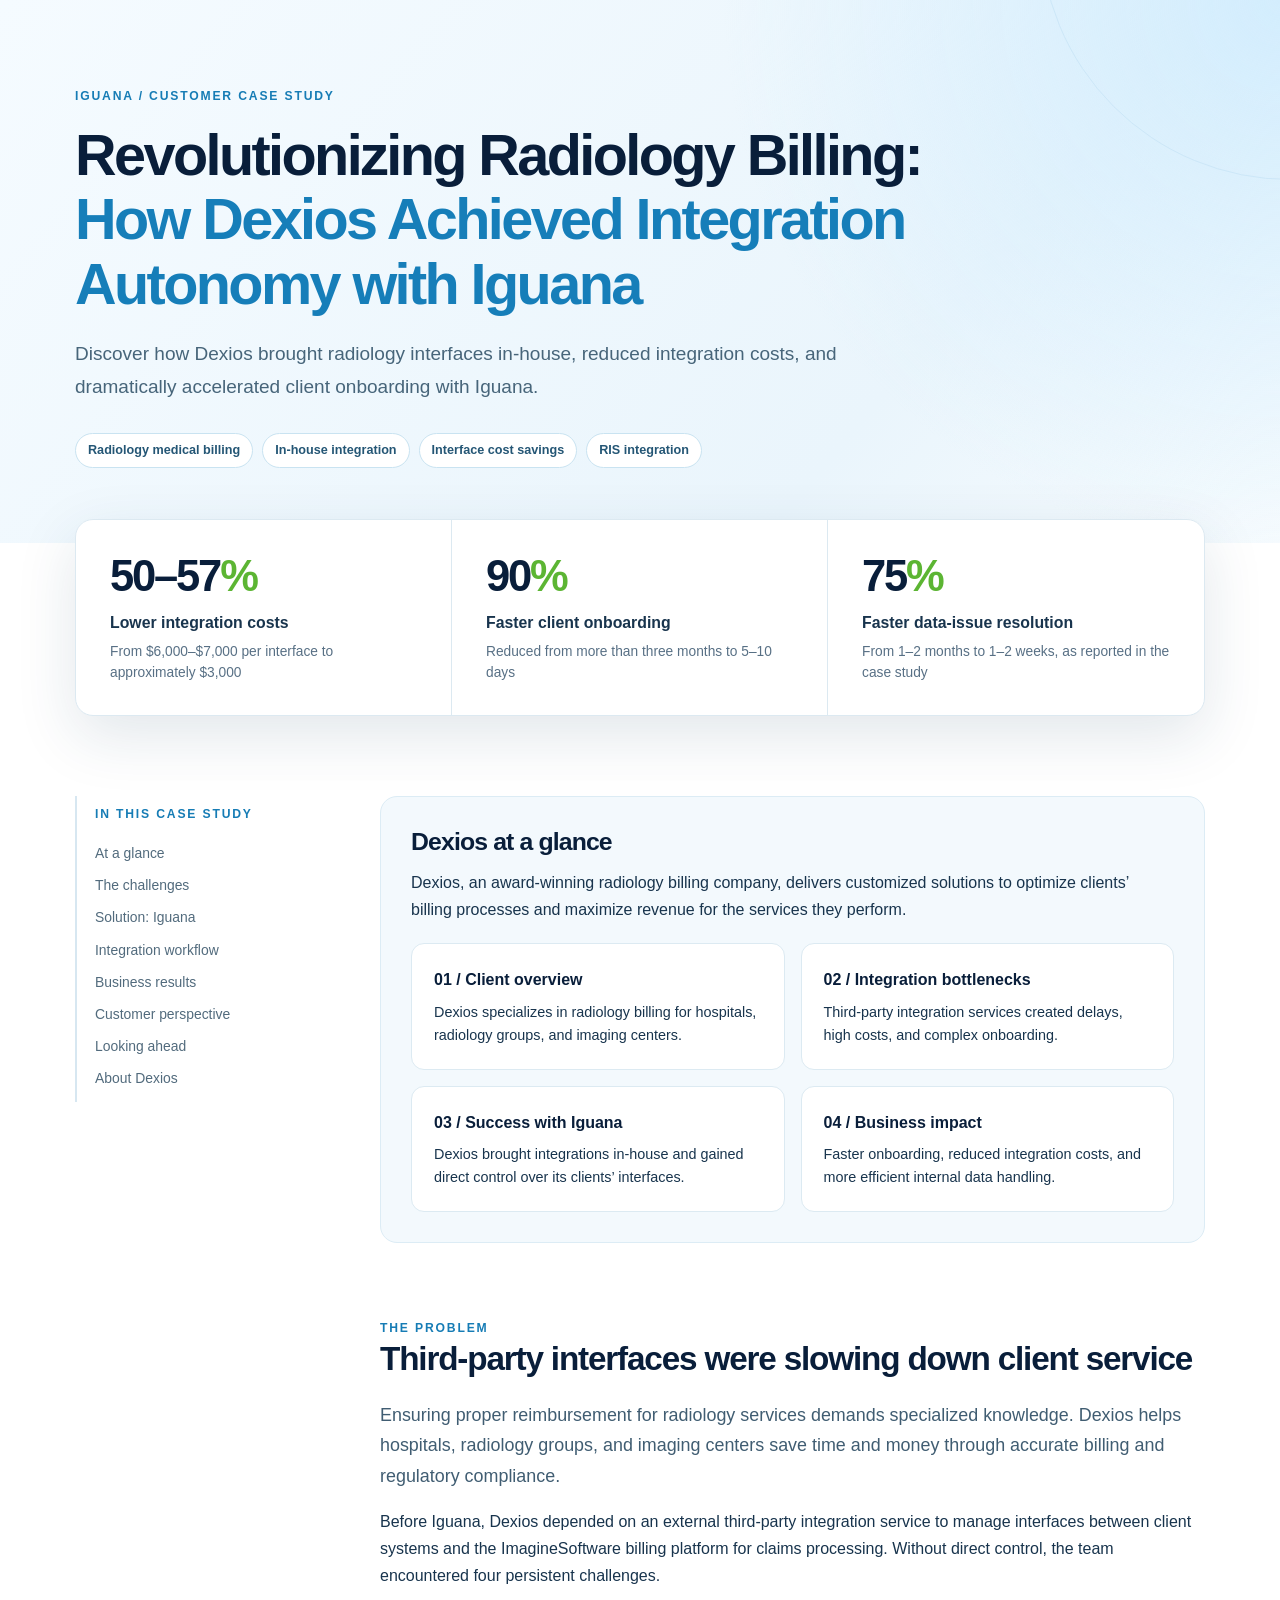
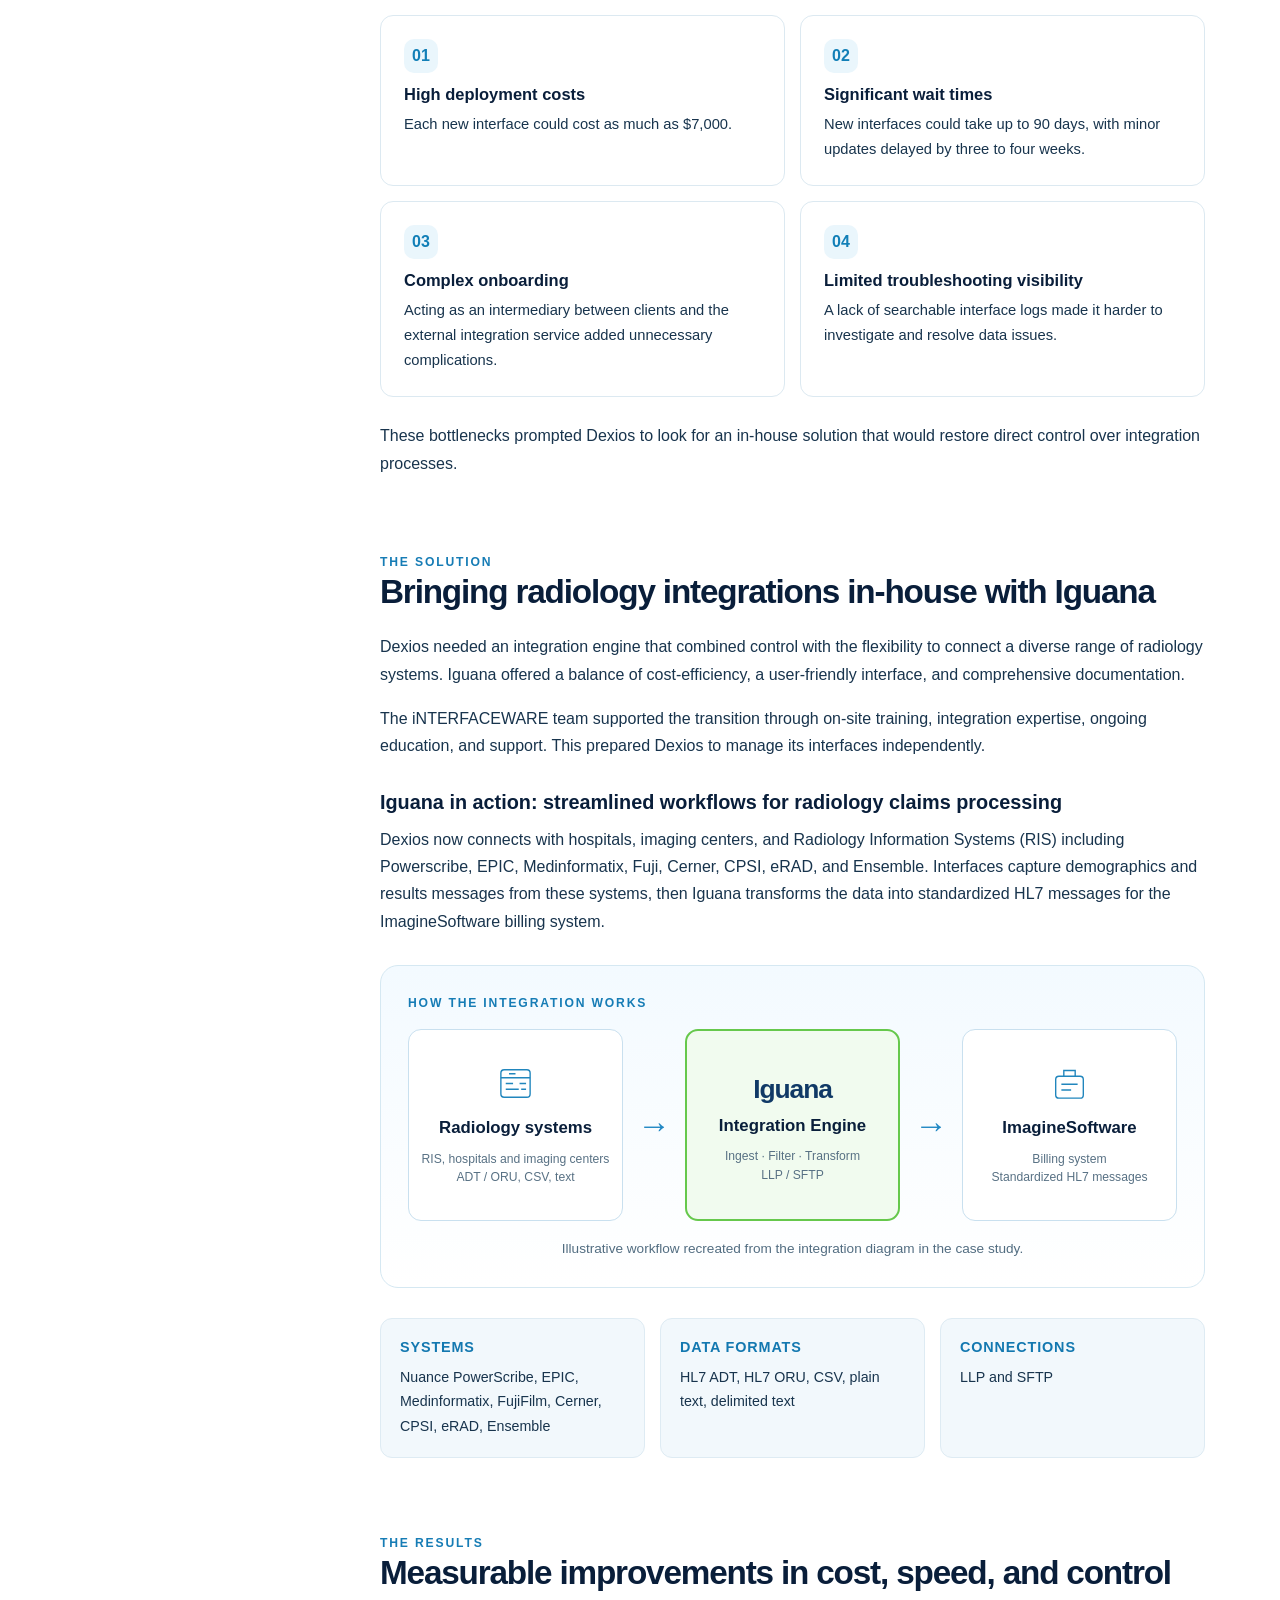
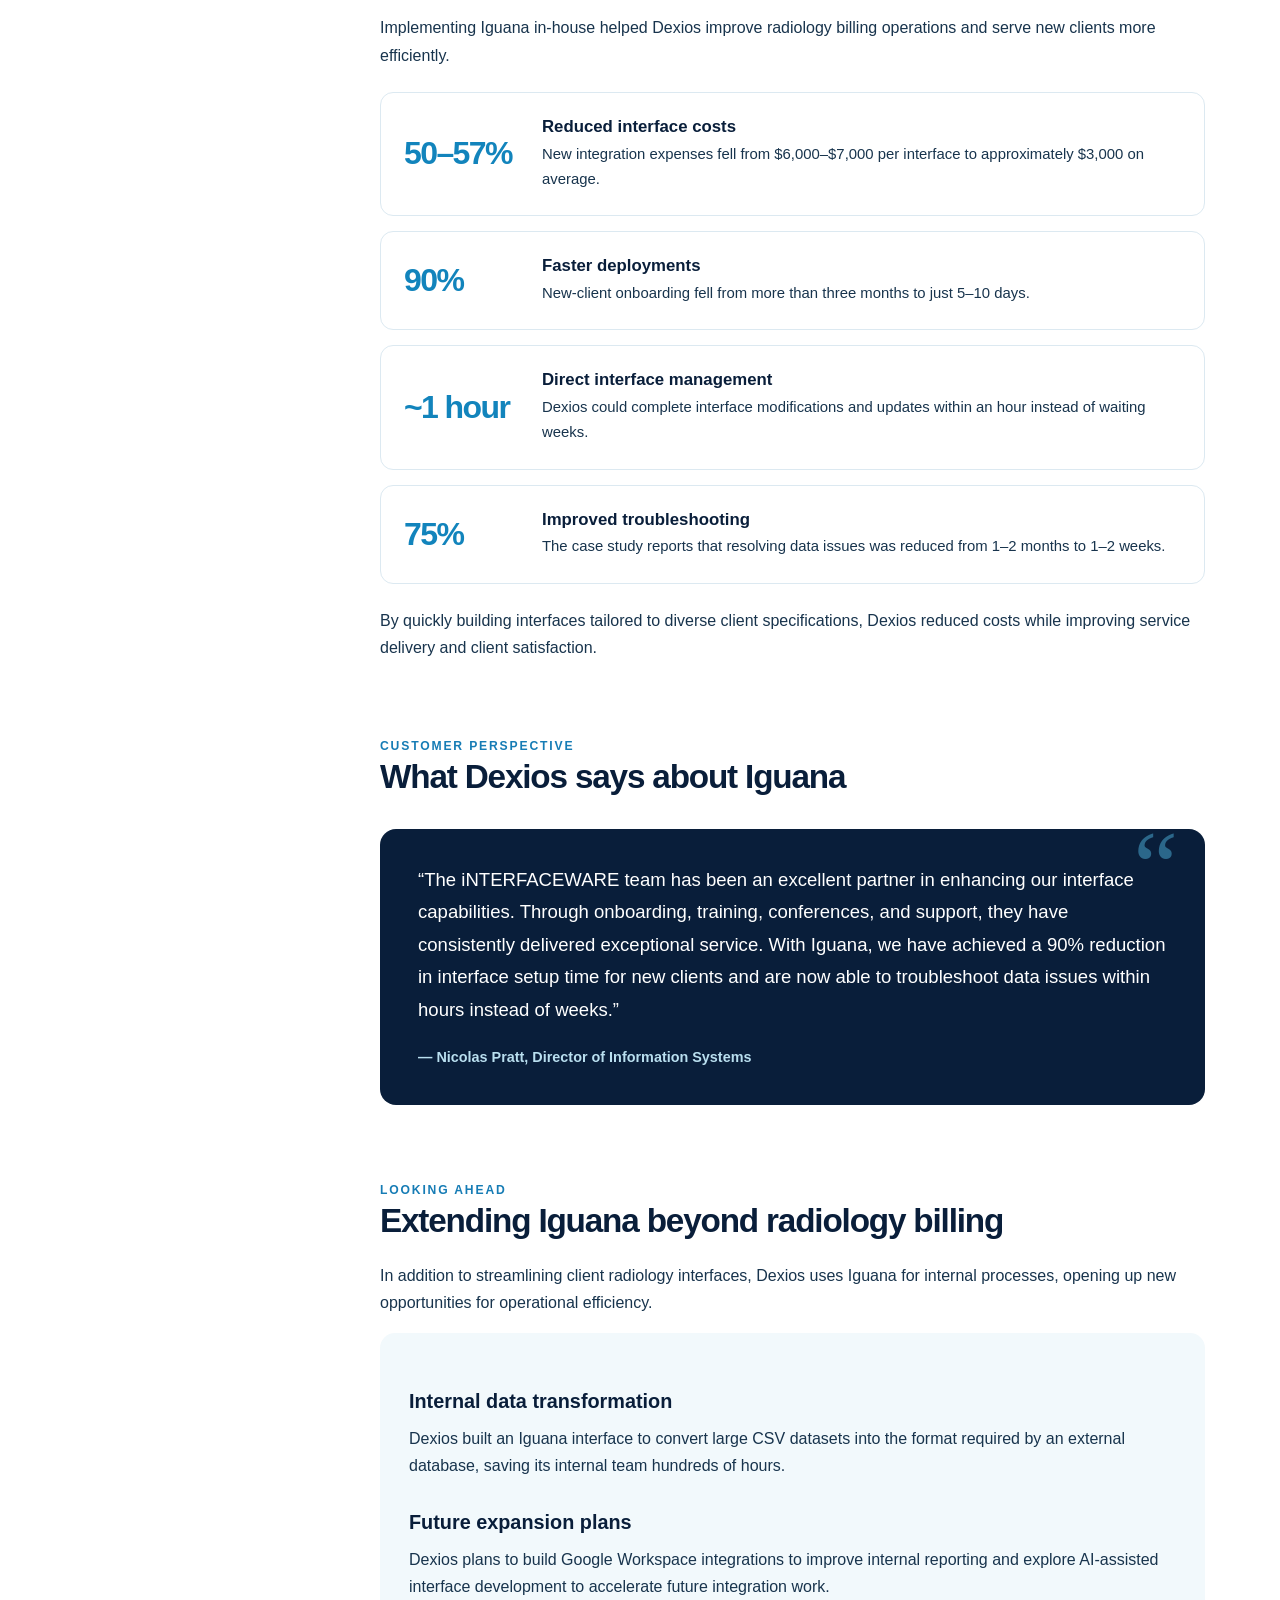
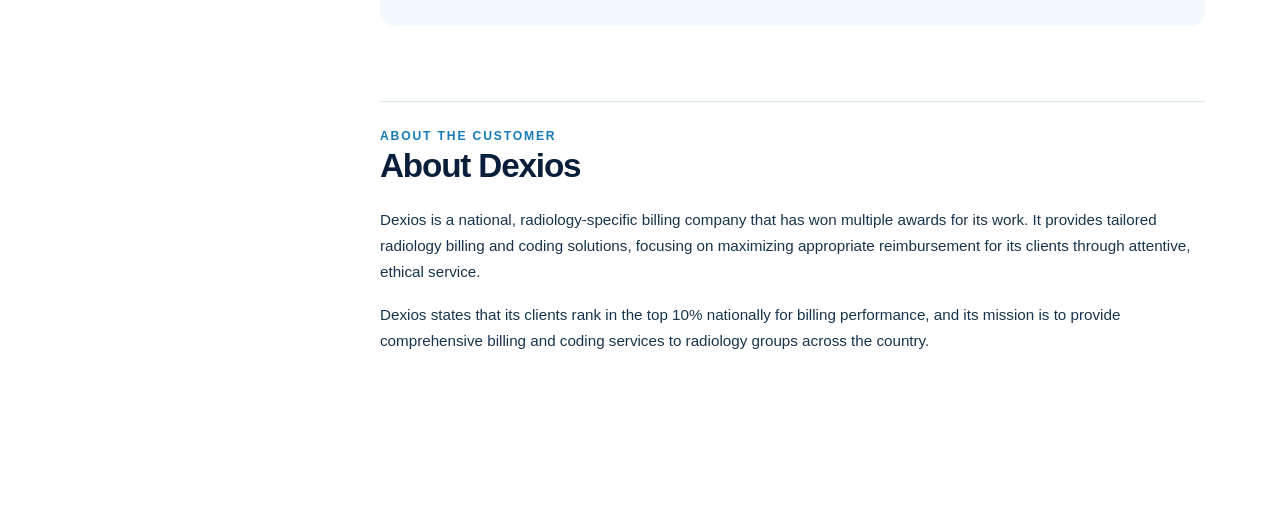
<file: dexios-case-study.html>
<!doctype html>
<html lang="en">
<head>
  <meta charset="utf-8">
  <meta name="viewport" content="width=device-width, initial-scale=1">
  <meta name="description" content="Discover how Dexios brought radiology billing integrations in-house with Iguana, reducing integration costs by 50–57% and onboarding time by 90%.">
  <title>Dexios Case Study | Radiology Billing Integration with Iguana</title>
  <style>
    :root { --navy:#091e3a; --navy2:#0d4269; --blue:#2590cd; --green:#5cb533; --ink:#18344d; --muted:#587085; --pale:#eff7fc; --line:#dce9f1; --white:#fff; }
    *,*::before,*::after { box-sizing:border-box; }
    html { scroll-behavior:smooth; }
    body { margin:0; font-family:Inter, -apple-system, BlinkMacSystemFont, "Segoe UI", Arial, sans-serif; color:var(--ink); background:white; line-height:1.7; }
    a { color:#1479b5; }
    .wrap { max-width:1190px; margin:auto; padding:0 30px; }
    .eyebrow { font-size:.76rem; font-weight:800; letter-spacing:.15em; text-transform:uppercase; color:#167cb5; }
    .hero { overflow:hidden; position:relative; background:radial-gradient(circle at 100% 0%, #d3edfd 0, transparent 40%), linear-gradient(130deg,#f5fbff,#eaf5fc 70%,#f6fbfe); padding:86px 0 75px; }
    .hero::after { content:""; position:absolute; width:500px; height:500px; border:1px solid #cce7f8; border-radius:50%; right:-260px; top:-320px; pointer-events:none; }
    .hero h1 { font-size:clamp(2.3rem,4.5vw,4.25rem); letter-spacing:-.045em; line-height:1.12; max-width:920px; color:var(--navy); margin:16px 0 22px; }
    .hero h1 span { color:#167eb9; }
    .hero p { font-size:1.19rem; max-width:790px; color:#47657a; margin:0 0 30px; }
    .tags { display:flex; gap:9px; flex-wrap:wrap; }
    .tag { border:1px solid #c9e3f1; background:#fff; padding:6px 12px; border-radius:30px; color:#245675; font-size:.79rem; font-weight:650; }
    .metric-panel { margin-top:-24px; position:relative; z-index:1; }
    .metrics { display:grid; grid-template-columns:repeat(3,1fr); background:white; box-shadow:0 20px 60px #153f6020; border:1px solid var(--line); border-radius:18px; overflow:hidden; }
    .metric { padding:32px 34px; border-right:1px solid var(--line); }
    .metric:last-child { border:0; }
    .metric strong { display:block; font-size:clamp(2.2rem,3.4vw,3.5rem); line-height:1.12; color:var(--navy); letter-spacing:-.05em; }
    .metric strong em { color:var(--green); font-style:normal; }
    .metric b { display:block; font-size:.99rem; margin-top:9px; }
    .metric small { display:block; color:var(--muted); font-size:.86rem; line-height:1.5; margin-top:5px; }
    .main { display:grid; grid-template-columns:235px minmax(0,1fr); gap:70px; padding-top:80px; padding-bottom:90px; }
    .toc { align-self:start; position:sticky; top:30px; border-left:2px solid #d7e7f1; padding:8px 0 8px 18px; }
    .toc .eyebrow { display:block; margin-bottom:12px; }
    .toc a { display:block; color:#526b7d; font-size:.87rem; padding:6px 0; text-decoration:none; line-height:1.45; }
    .toc a:hover { color:var(--blue); }
    article section { scroll-margin-top:30px; margin-bottom:75px; }
    article h2 { font-size:clamp(1.8rem,2.6vw,2.55rem); line-height:1.2; letter-spacing:-.035em; color:var(--navy); margin:0 0 21px; }
    article h3 { font-size:1.24rem; line-height:1.3; color:var(--navy); margin:31px 0 10px; }
    article p { margin:0 0 17px; }
    .lead { font-size:1.12rem; color:#405d72; }
    .overview { background:#f3f9fd; border:1px solid #dcecf5; border-radius:17px; padding:30px; }
    .overview h2 { font-size:1.55rem; margin-bottom:12px; }
    .four-grid { display:grid; grid-template-columns:repeat(2,minmax(0,1fr)); gap:16px; margin-top:20px; }
    .mini { padding:22px; border:1px solid #dceaf2; border-radius:13px; background:white; }
    .mini b { display:block; color:var(--navy); margin-bottom:7px; }
    .mini p { font-size:.9rem; line-height:1.6; margin:0; }
    .issues { display:grid; grid-template-columns:repeat(2,minmax(0,1fr)); gap:15px; margin:25px 0; }
    .issue { border:1px solid var(--line); border-radius:13px; padding:23px; background:#fff; }
    .issue .num { display:inline-grid; place-items:center; width:34px; height:34px; border-radius:10px; color:#127fb7; background:#eaf6fc; font-weight:800; margin-bottom:11px; }
    .issue h3 { margin:0 0 7px; font-size:1.03rem; }
    .issue p { margin:0; font-size:.92rem; }
    .workflow { border:1px solid #d5e8f2; border-radius:18px; background:linear-gradient(180deg,#f3faff,#fff); padding:27px; margin:30px 0; }
    .workflow .eyebrow { margin-bottom:16px; }
    .flow { display:grid; grid-template-columns:minmax(0,1fr) 44px minmax(0,1fr) 44px minmax(0,1fr); gap:9px; align-items:center; }
    .flow-card { min-height:192px; display:flex; flex-direction:column; align-items:center; justify-content:center; text-align:center; border-radius:13px; border:1px solid #c9e0ef; background:#fff; padding:18px 12px; }
    .flow-card.iguana { border:2px solid #66c84c; background:#f1fbef; }
    .flow-card svg { width:39px; height:39px; margin-bottom:11px; stroke:#2186bd; stroke-width:1.7; fill:none; }
    .flow-card b { color:var(--navy); font-size:1.05rem; }
    .flow-card span { font-size:.76rem; line-height:1.5; color:#587184; margin-top:7px; }
    .flow-card .iguana-name { font-size:1.65rem; font-weight:800; letter-spacing:-.04em; color:#103966; }
    .arrow { text-align:center; color:#2188c4; font-size:2.1rem; font-weight:700; }
    .flow-note { margin:16px 0 0 !important; font-size:.85rem; color:#526d81; text-align:center; }
    .tech-grid { display:grid; grid-template-columns:repeat(3,1fr); gap:15px; margin-top:18px; }
    .tech { background:#f2f8fc; border:1px solid #deebf3; border-radius:12px; padding:19px; }
    .tech h3 { margin:0 0 8px; font-size:.9rem; color:#1378b0; text-transform:uppercase; letter-spacing:.06em; }
    .tech p { margin:0; font-size:.89rem; }
    .result-list { display:grid; gap:15px; margin:23px 0; }
    .result { display:grid; grid-template-columns:115px 1fr; align-items:center; gap:23px; border:1px solid var(--line); border-radius:13px; padding:23px; }
    .result .big { color:#1284bc; font-size:2rem; line-height:1.1; letter-spacing:-.05em; font-weight:800; }
    .result h3 { margin:0 0 4px; font-size:1.05rem; }
    .result p { margin:0; font-size:.93rem; }
    blockquote { margin:32px 0; padding:35px 38px; background:var(--navy); color:#fff; border-radius:16px; position:relative; }
    blockquote::before { content:'“'; position:absolute; font:100px Georgia,serif; color:#4eafd9; opacity:.5; right:27px; top:-20px; }
    blockquote p { position:relative; font-size:1.16rem; line-height:1.75; }
    blockquote cite { font-size:.9rem; font-style:normal; color:#b9dfef; font-weight:700; }
    .next { background:#f2f9fc; border-radius:15px; padding:25px 29px; }
    .next p:last-child { margin-bottom:0; }
    .about { border-top:1px solid var(--line); padding-top:24px; }
    .about p { font-size:.95rem; }
    @media(max-width:900px) { .main { grid-template-columns:1fr; gap:30px; } .toc { position:static; display:flex; gap:10px 18px; flex-wrap:wrap; border-left:0; border-bottom:1px solid var(--line); padding:0 0 18px; } .toc .eyebrow { width:100%; margin:0; } .toc a { padding:0; } .metrics { grid-template-columns:repeat(3,1fr); } .metric { padding:23px; } }
    @media(max-width:650px) { .wrap { padding:0 20px; } .hero { padding:58px 0 60px; } .hero p { font-size:1.04rem; } .metrics,.four-grid,.issues,.tech-grid { grid-template-columns:1fr; } .metric { border-right:0; border-bottom:1px solid var(--line); } .metric:last-child { border-bottom:0; } .main { padding-top:55px; } .flow { grid-template-columns:1fr; } .arrow { transform:rotate(90deg); line-height:1; padding:4px; } .flow-card { min-height:145px; } .result { grid-template-columns:1fr; gap:8px; } blockquote { padding:29px 24px; } }
  </style>
</head>
<body>
  <main>
    <section class="hero" aria-labelledby="page-title">
      <div class="wrap">
        <div class="eyebrow">Iguana / Customer case study</div>
        <h1 id="page-title">Revolutionizing Radiology Billing: <span>How Dexios Achieved Integration Autonomy with Iguana</span></h1>
        <p>Discover how Dexios brought radiology interfaces in-house, reduced integration costs, and dramatically accelerated client onboarding with Iguana.</p>
        <div class="tags"><span class="tag">Radiology medical billing</span><span class="tag">In-house integration</span><span class="tag">Interface cost savings</span><span class="tag">RIS integration</span></div>
      </div>
    </section>
    <div class="wrap metric-panel" aria-label="Case study results">
      <div class="metrics">
        <div class="metric"><strong>50–57<em>%</em></strong><b>Lower integration costs</b><small>From $6,000–$7,000 per interface to approximately $3,000</small></div>
        <div class="metric"><strong>90<em>%</em></strong><b>Faster client onboarding</b><small>Reduced from more than three months to 5–10 days</small></div>
        <div class="metric"><strong>75<em>%</em></strong><b>Faster data-issue resolution</b><small>From 1–2 months to 1–2 weeks, as reported in the case study</small></div>
      </div>
    </div>
    <div class="wrap main">
      <nav class="toc" aria-label="On this page"><span class="eyebrow">In this case study</span><a href="#overview">At a glance</a><a href="#challenges">The challenges</a><a href="#solution">Solution: Iguana</a><a href="#workflow">Integration workflow</a><a href="#results">Business results</a><a href="#testimonial">Customer perspective</a><a href="#future">Looking ahead</a><a href="#about">About Dexios</a></nav>
      <article>
        <section id="overview" class="overview">
          <h2>Dexios at a glance</h2>
          <p>Dexios, an award-winning radiology billing company, delivers customized solutions to optimize clients’ billing processes and maximize revenue for the services they perform.</p>
          <div class="four-grid">
            <div class="mini"><b>01 / Client overview</b><p>Dexios specializes in radiology billing for hospitals, radiology groups, and imaging centers.</p></div>
            <div class="mini"><b>02 / Integration bottlenecks</b><p>Third-party integration services created delays, high costs, and complex onboarding.</p></div>
            <div class="mini"><b>03 / Success with Iguana</b><p>Dexios brought integrations in-house and gained direct control over its clients’ interfaces.</p></div>
            <div class="mini"><b>04 / Business impact</b><p>Faster onboarding, reduced integration costs, and more efficient internal data handling.</p></div>
          </div>
        </section>
        <section id="challenges">
          <div class="eyebrow">The problem</div>
          <h2>Third-party interfaces were slowing down client service</h2>
          <p class="lead">Ensuring proper reimbursement for radiology services demands specialized knowledge. Dexios helps hospitals, radiology groups, and imaging centers save time and money through accurate billing and regulatory compliance.</p>
          <p>Before Iguana, Dexios depended on an external third-party integration service to manage interfaces between client systems and the ImagineSoftware billing platform for claims processing. Without direct control, the team encountered four persistent challenges.</p>
          <div class="issues">
            <div class="issue"><span class="num">01</span><h3>High deployment costs</h3><p>Each new interface could cost as much as $7,000.</p></div>
            <div class="issue"><span class="num">02</span><h3>Significant wait times</h3><p>New interfaces could take up to 90 days, with minor updates delayed by three to four weeks.</p></div>
            <div class="issue"><span class="num">03</span><h3>Complex onboarding</h3><p>Acting as an intermediary between clients and the external integration service added unnecessary complications.</p></div>
            <div class="issue"><span class="num">04</span><h3>Limited troubleshooting visibility</h3><p>A lack of searchable interface logs made it harder to investigate and resolve data issues.</p></div>
          </div>
          <p>These bottlenecks prompted Dexios to look for an in-house solution that would restore direct control over integration processes.</p>
        </section>
        <section id="solution">
          <div class="eyebrow">The solution</div>
          <h2>Bringing radiology integrations in-house with Iguana</h2>
          <p>Dexios needed an integration engine that combined control with the flexibility to connect a diverse range of radiology systems. Iguana offered a balance of cost-efficiency, a user-friendly interface, and comprehensive documentation.</p>
          <p>The iNTERFACEWARE team supported the transition through on-site training, integration expertise, ongoing education, and support. This prepared Dexios to manage its interfaces independently.</p>
          <h3>Iguana in action: streamlined workflows for radiology claims processing</h3>
          <p>Dexios now connects with hospitals, imaging centers, and Radiology Information Systems (RIS) including Powerscribe, EPIC, Medinformatix, Fuji, Cerner, CPSI, eRAD, and Ensemble. Interfaces capture demographics and results messages from these systems, then Iguana transforms the data into standardized HL7 messages for the ImagineSoftware billing system.</p>
          <div class="workflow" id="workflow" aria-label="Radiology billing integration workflow">
            <div class="eyebrow">How the integration works</div>
            <div class="flow">
              <div class="flow-card">
                <svg viewBox="0 0 48 48" aria-hidden="true"><rect x="6" y="7" width="36" height="34" rx="4"/><path d="M6 17h36M16 12h8M12 24h9M12 31h16M29 24h8M31 31h6"/></svg>
                <b>Radiology systems</b><span>RIS, hospitals and imaging centers<br>ADT / ORU, CSV, text</span>
              </div>
              <div class="arrow" aria-hidden="true">→</div>
              <div class="flow-card iguana">
                <div class="iguana-name">Iguana</div><b>Integration Engine</b><span>Ingest · Filter · Transform<br>LLP / SFTP</span>
              </div>
              <div class="arrow" aria-hidden="true">→</div>
              <div class="flow-card">
                <svg viewBox="0 0 48 48" aria-hidden="true"><rect x="7" y="15" width="34" height="27" rx="4"/><path d="M17 15V8h14v7M14 25h20M14 32h12"/></svg>
                <b>ImagineSoftware</b><span>Billing system<br>Standardized HL7 messages</span>
              </div>
            </div>
            <p class="flow-note">Illustrative workflow recreated from the integration diagram in the case study.</p>
          </div>
          <div class="tech-grid">
            <div class="tech"><h3>Systems</h3><p>Nuance PowerScribe, EPIC, Medinformatix, FujiFilm, Cerner, CPSI, eRAD, Ensemble</p></div>
            <div class="tech"><h3>Data formats</h3><p>HL7 ADT, HL7 ORU, CSV, plain text, delimited text</p></div>
            <div class="tech"><h3>Connections</h3><p>LLP and SFTP</p></div>
          </div>
        </section>
        <section id="results">
          <div class="eyebrow">The results</div>
          <h2>Measurable improvements in cost, speed, and control</h2>
          <p>Implementing Iguana in-house helped Dexios improve radiology billing operations and serve new clients more efficiently.</p>
          <div class="result-list">
            <div class="result"><div class="big">50–57%</div><div><h3>Reduced interface costs</h3><p>New integration expenses fell from $6,000–$7,000 per interface to approximately $3,000 on average.</p></div></div>
            <div class="result"><div class="big">90%</div><div><h3>Faster deployments</h3><p>New-client onboarding fell from more than three months to just 5–10 days.</p></div></div>
            <div class="result"><div class="big">~1 hour</div><div><h3>Direct interface management</h3><p>Dexios could complete interface modifications and updates within an hour instead of waiting weeks.</p></div></div>
            <div class="result"><div class="big">75%</div><div><h3>Improved troubleshooting</h3><p>The case study reports that resolving data issues was reduced from 1–2 months to 1–2 weeks.</p></div></div>
          </div>
          <p>By quickly building interfaces tailored to diverse client specifications, Dexios reduced costs while improving service delivery and client satisfaction.</p>
        </section>
        <section id="testimonial">
          <div class="eyebrow">Customer perspective</div>
          <h2>What Dexios says about Iguana</h2>
          <blockquote><p>“The iNTERFACEWARE team has been an excellent partner in enhancing our interface capabilities. Through onboarding, training, conferences, and support, they have consistently delivered exceptional service. With Iguana, we have achieved a 90% reduction in interface setup time for new clients and are now able to troubleshoot data issues within hours instead of weeks.”</p><cite>— Nicolas Pratt, Director of Information Systems</cite></blockquote>
        </section>
        <section id="future">
          <div class="eyebrow">Looking ahead</div>
          <h2>Extending Iguana beyond radiology billing</h2>
          <p>In addition to streamlining client radiology interfaces, Dexios uses Iguana for internal processes, opening up new opportunities for operational efficiency.</p>
          <div class="next"><h3>Internal data transformation</h3><p>Dexios built an Iguana interface to convert large CSV datasets into the format required by an external database, saving its internal team hundreds of hours.</p><h3>Future expansion plans</h3><p>Dexios plans to build Google Workspace integrations to improve internal reporting and explore AI-assisted interface development to accelerate future integration work.</p></div>
        </section>
        <section id="about" class="about">
          <div class="eyebrow">About the customer</div>
          <h2>About Dexios</h2>
          <p>Dexios is a national, radiology-specific billing company that has won multiple awards for its work. It provides tailored radiology billing and coding solutions, focusing on maximizing appropriate reimbursement for its clients through attentive, ethical service.</p>
          <p>Dexios states that its clients rank in the top 10% nationally for billing performance, and its mission is to provide comprehensive billing and coding services to radiology groups across the country.</p>
        </section>
      </article>
    </div>
  </main>
</body>
</html>
</file>
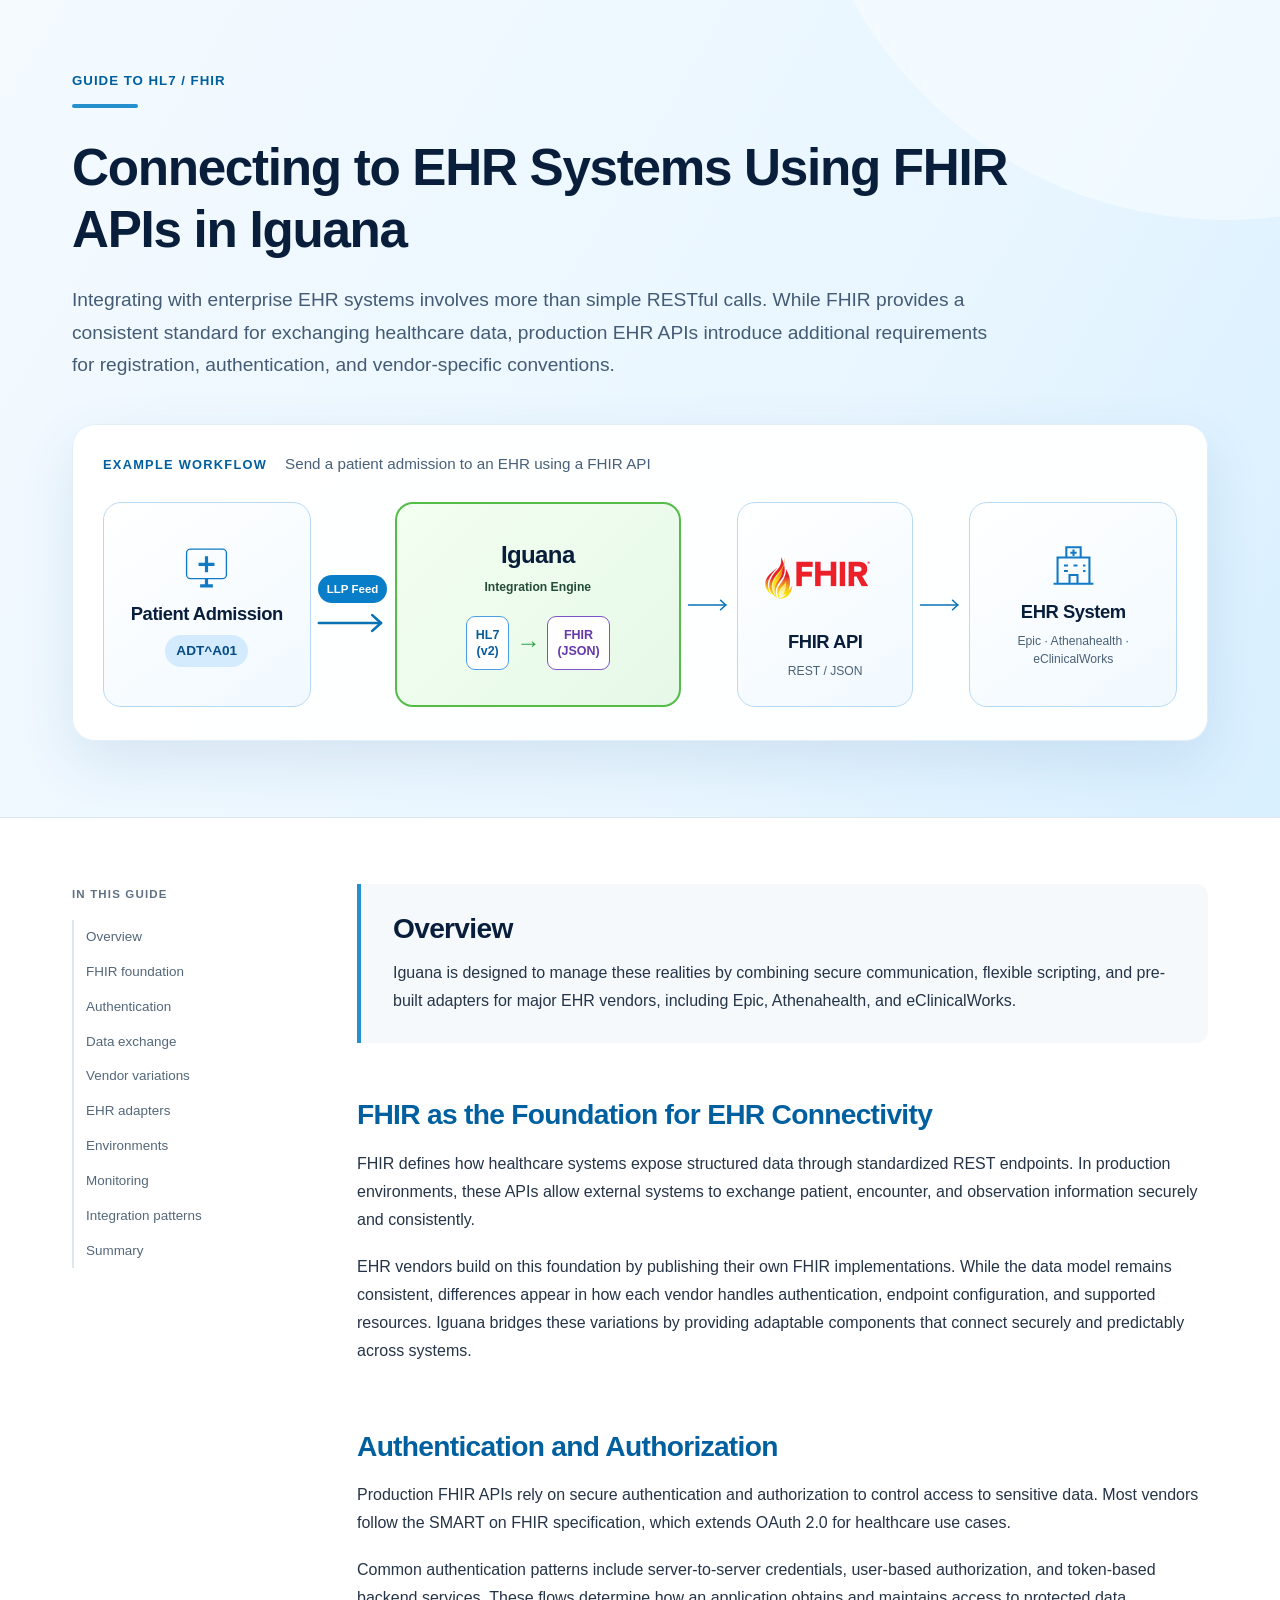
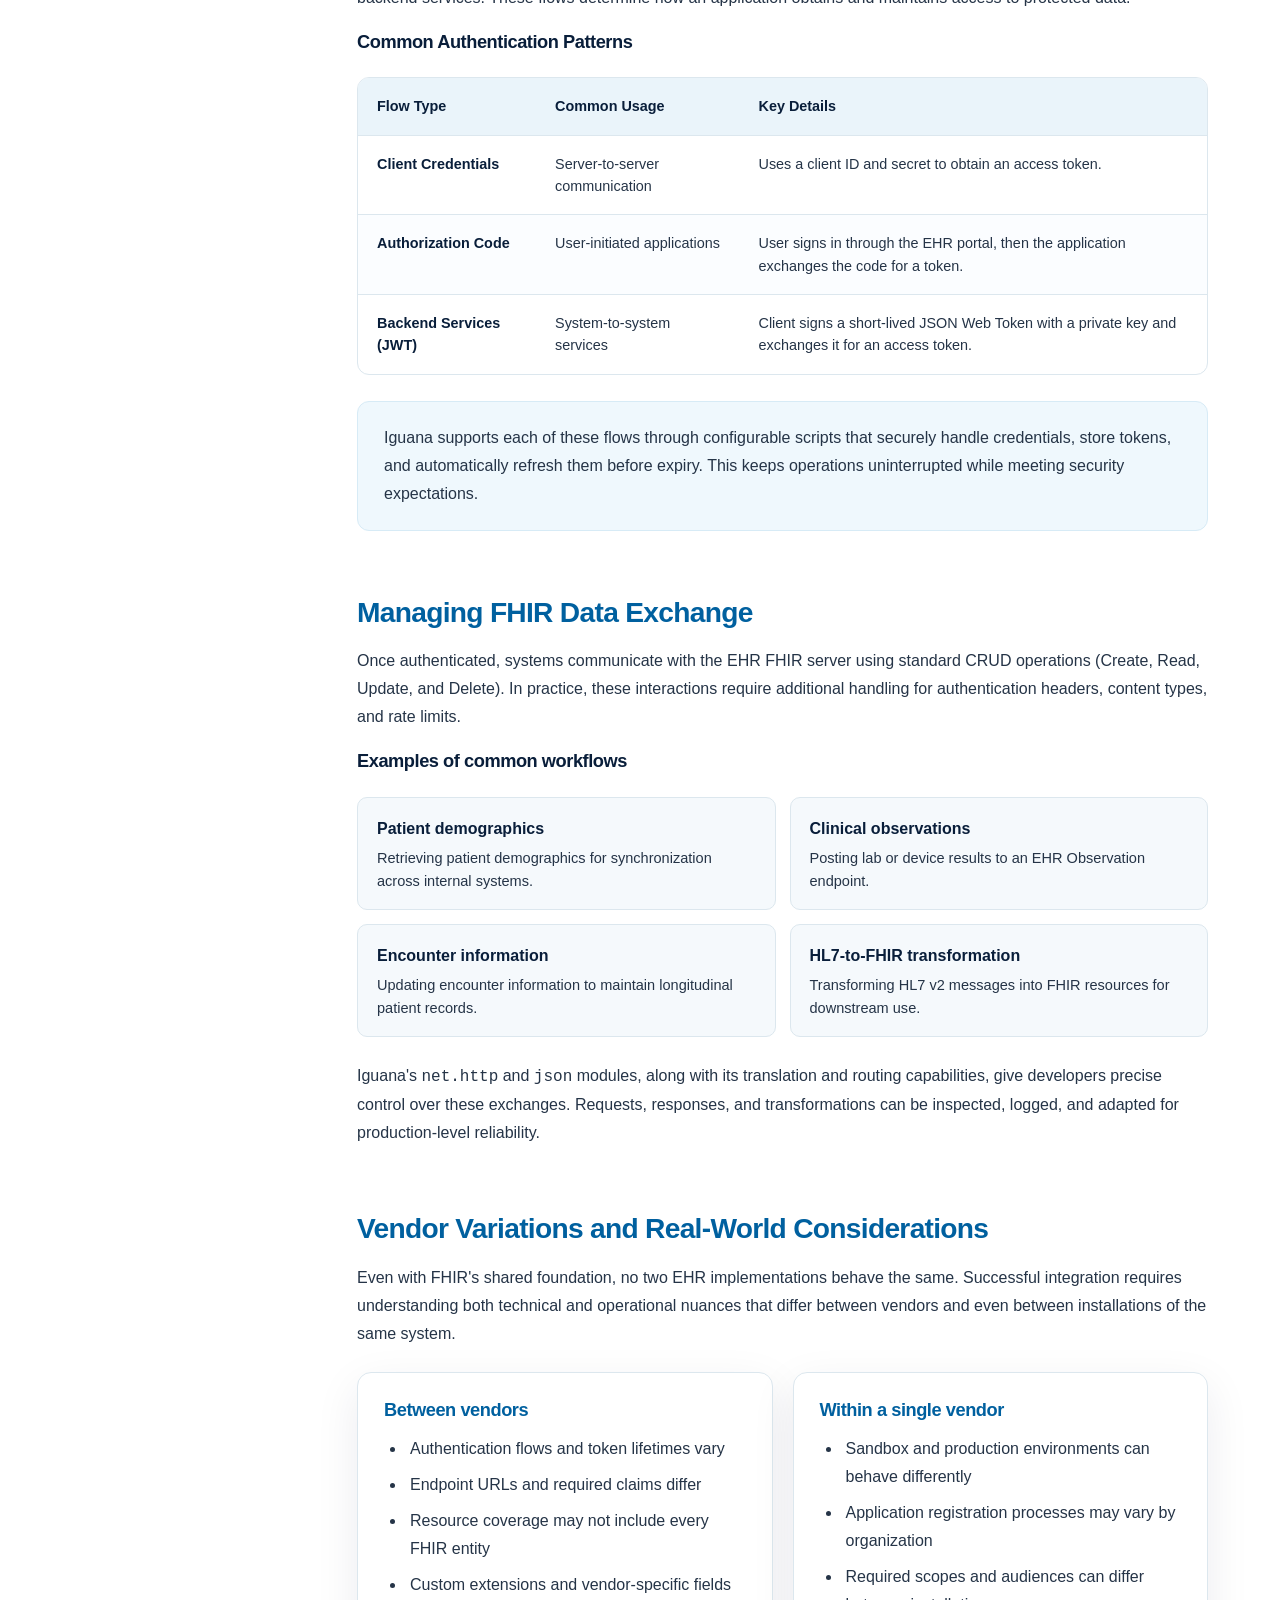
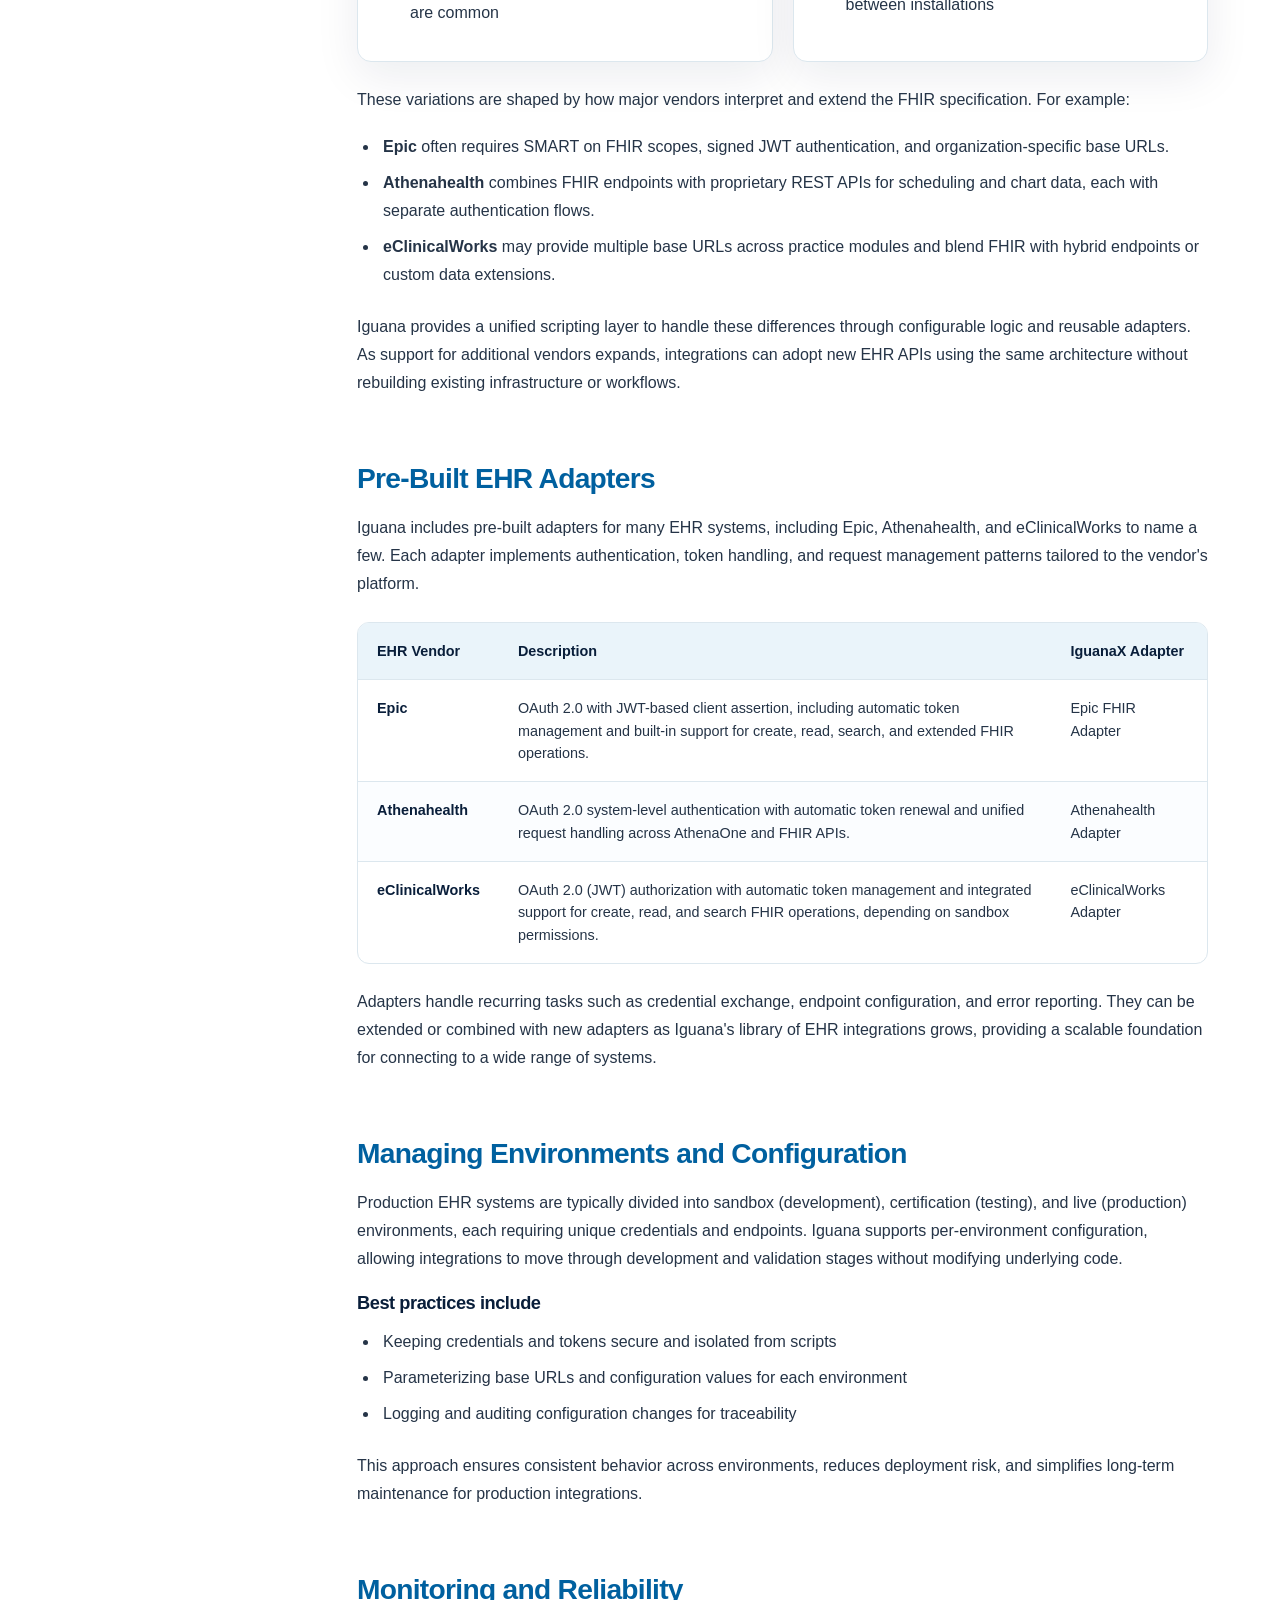
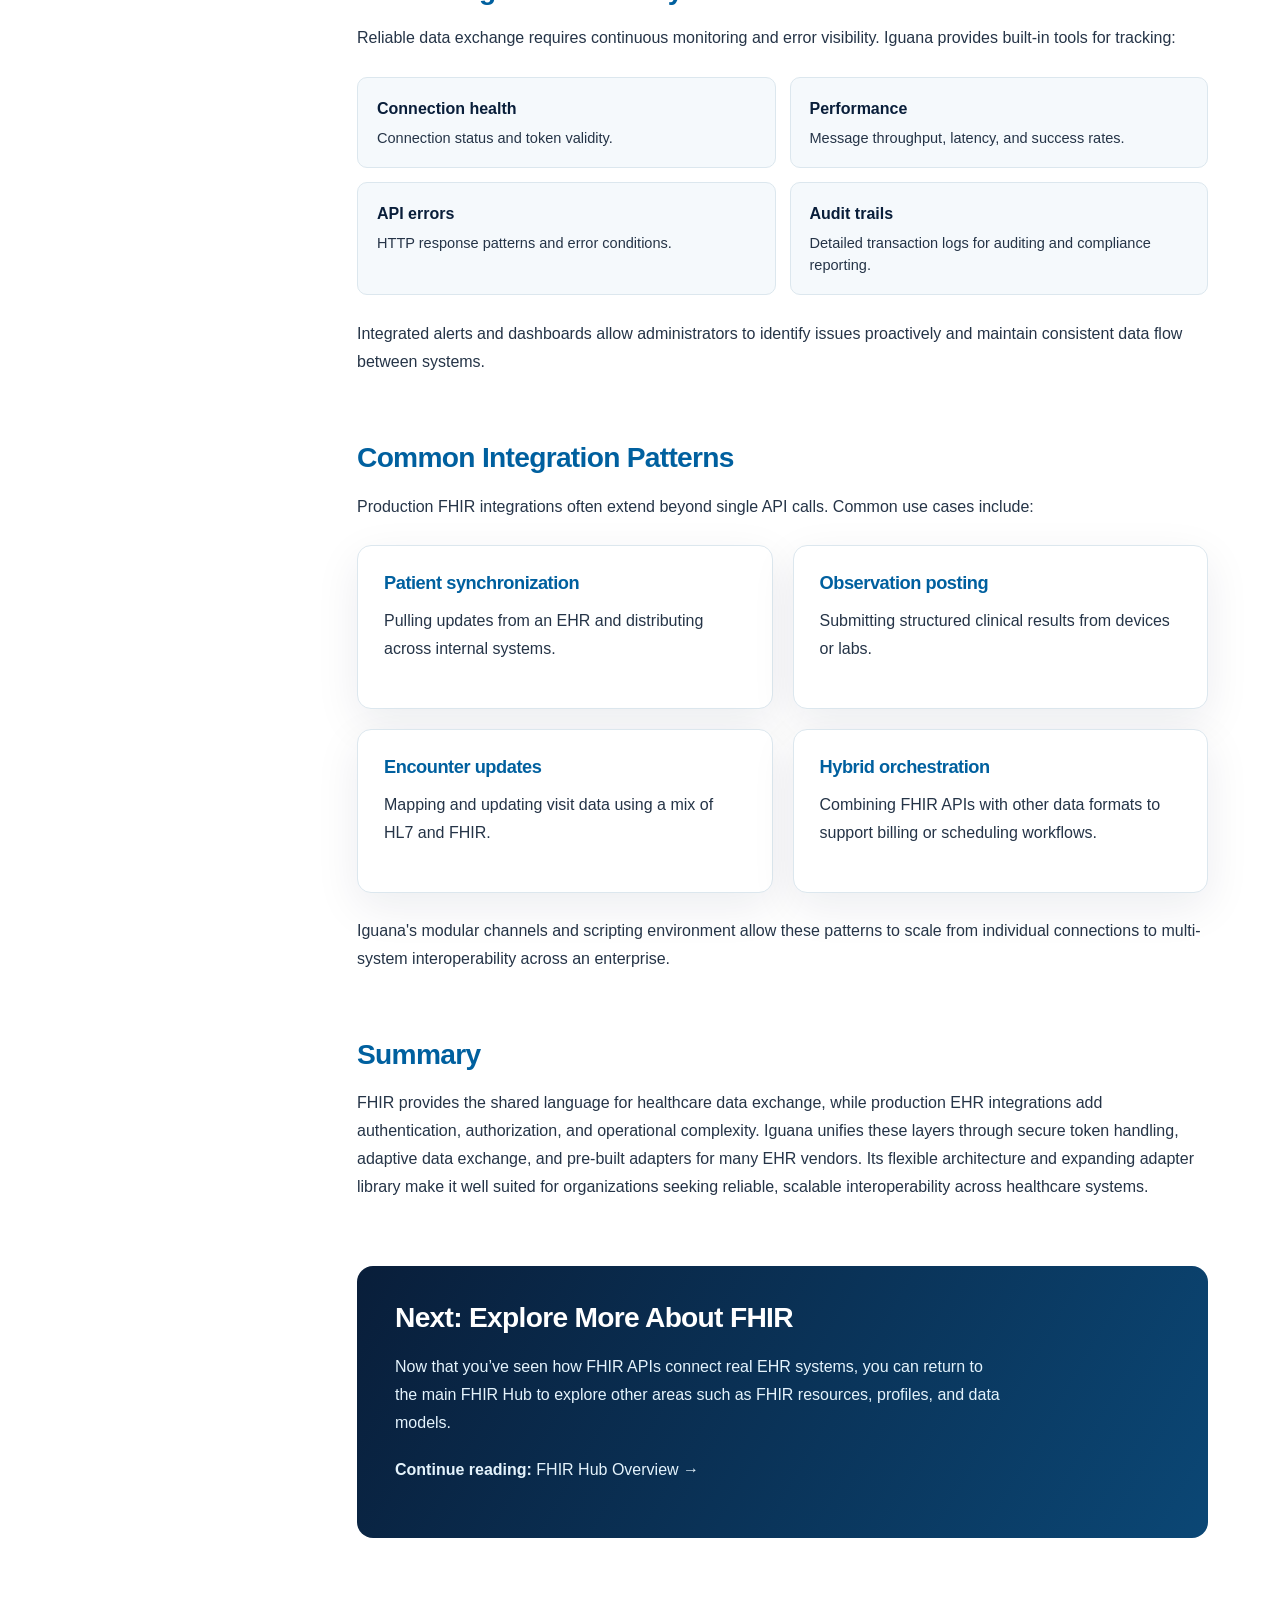
<file: ehr-fhir-api-blog.html>
<!doctype html>
<html lang="en">
<head>
  <meta charset="utf-8">
  <meta name="viewport" content="width=device-width, initial-scale=1">
  <meta name="description" content="A technical guide to connecting EHR systems using FHIR APIs in Iguana, including authentication, vendor adapters, configuration, and monitoring.">
  <title>Connecting to EHR Systems Using FHIR APIs in Iguana | iNTERFACEWARE</title>
  <style>
    /* Brand tokens informed by iNTERFACEWARE's original styles. */
    :root {
      --navy: #091e3a;
      --blue: #2590cd;
      --blue-dark: #00609f;
      --blue-pale: #e5f3fa;
      --ink: #253447;
      --muted: #617183;
      --border: #dce7ee;
      --surface: #f5f9fc;
      --green: #5cb533;
      --shadow: 0 14px 45px rgba(9,30,58,.08);
    }
    *, *::before, *::after { box-sizing: border-box; }
    html { scroll-behavior: smooth; }
    body { margin: 0; color: var(--ink); font: 16px/1.75 Inter, -apple-system, BlinkMacSystemFont, "Segoe UI", sans-serif; background: #fff; }
    a { color: var(--blue-dark); text-underline-offset: 3px; }
    a:hover { color: var(--blue); }
    img { max-width: 100%; }
    h1, h2, h3 { line-height: 1.2; letter-spacing: -.025em; color: var(--navy); }
    h1 { font-size: clamp(2.2rem, 4vw, 3.8rem); margin: 0 0 22px; }
    h2 { font-size: clamp(1.55rem, 2.2vw, 2.05rem); margin: 0 0 18px; }
    h3 { font-size: 1.14rem; margin: 0 0 13px; }
    p { margin: 0 0 19px; }
    ul { padding-left: 22px; margin: 14px 0 24px; }
    li { padding-left: 4px; margin: 8px 0; }
    .shell { max-width: 1200px; margin: 0 auto; padding: 0 32px; }
    /* Article hero: editorial heading above a responsive, accessible workflow. */
    .article-hero {
      position: relative;
      overflow: hidden;
      background: linear-gradient(120deg, #f4faff 0%, #e9f6ff 62%, #d8efff 100%);
      padding: 66px 0 76px;
      border-bottom: 1px solid var(--border);
    }
    .article-hero::before {
      content: "";
      position: absolute;
      width: 850px;
      height: 850px;
      right: -370px;
      top: -630px;
      border-radius: 50%;
      background: rgba(255,255,255,.42);
      pointer-events: none;
    }
    .hero-content { position: relative; z-index: 1; }
    .eyebrow {
      display: inline-block;
      color: var(--blue-dark);
      font-size: .83rem;
      font-weight: 800;
      letter-spacing: .075em;
      text-transform: uppercase;
      margin-bottom: 29px;
    }
    .eyebrow::after {
      content: "";
      display: block;
      width: 66px;
      height: 4px;
      margin-top: 12px;
      border-radius: 5px;
      background: var(--blue);
    }
    .article-hero h1 { max-width: 980px; margin-bottom: 24px; }
    .lead { max-width: 920px; color: #435b74; font-size: clamp(1rem, 1.5vw, 1.2rem); line-height: 1.7; }
    .workflow {
      margin: 42px 0 0;
      padding: 28px 30px 33px;
      background: rgba(255,255,255,.95);
      border: 1px solid #e3eff8;
      border-radius: 23px;
      box-shadow: 0 20px 55px rgba(20,83,135,.11);
    }
    .workflow figcaption { display: flex; flex-wrap: wrap; align-items: baseline; gap: 10px 18px; margin-bottom: 27px; line-height: 1.45; }
    .workflow-label { color: var(--blue-dark); font-size: .8rem; font-weight: 800; letter-spacing: .1em; text-transform: uppercase; }
    .workflow-description { color: #486079; font-size: .95rem; }
    .workflow-steps { display: grid; grid-template-columns: minmax(0,1fr) 70px minmax(0,1.38fr) 42px minmax(0,.85fr) 42px minmax(0,1fr); align-items: center; gap: 7px; }
    .workflow-node { min-width: 0; min-height: 205px; border: 1.5px solid #b8d9f2; border-radius: 18px; background: linear-gradient(145deg,#fff,#f1f9ff); padding: 19px 12px; text-align: center; display: flex; flex-direction: column; align-items: center; justify-content: center; gap: 9px; }
    .workflow-node h3 { margin: 0; font-size: clamp(.91rem, 1.5vw, 1.15rem); line-height: 1.3; color: var(--navy); }
    .workflow-node p { margin: 0; font-size: .76rem; line-height: 1.45; color: #4a6177; }
    .workflow-icon { width: 51px; height: 51px; color: #127ac4; stroke-width: 1.7; }
    .fhir-logo { display: block; width: 150px; max-width: 100%; height: auto; flex-shrink: 0; object-fit: contain; }
    .workflow-tag { padding: 4px 11px; border-radius: 999px; background: #d4ebfd; color: #064b86; font-size: .85rem; font-weight: 750; white-space: nowrap; }
    .workflow-node.iguana { background: linear-gradient(135deg,#f3fff0,#e6f8e8); border: 2px solid #54bd47; }
    .workflow-node.iguana h3 { font-size: 1.5rem; }
    .workflow-node.iguana > p { font-weight: 650; color: #254b39; }
    .conversion { display: flex; align-items: center; justify-content: center; gap: 7px; margin-top: 10px; }
    .format { padding: 10px 9px; border: 1.5px solid #4b9fe6; border-radius: 9px; color: #075c9e; background: #fff; font-weight: 750; font-size: .78rem; line-height: 1.3; }
    .format.fhir { border-color: #8052c7; color: #6539a7; }
    .convert-arrow { color: #29a54b; font-size: 1.5rem; font-weight: 800; }
    .workflow-connector { display: flex; flex-direction: column; align-items: center; gap: 9px; color: #0872b5; }
    .workflow-connector span { color: #fff; background: #087dc8; border-radius: 999px; font-size: .72rem; font-weight: 750; padding: 4px 9px; white-space: nowrap; }
    .workflow-connector svg { width: 100%; height: 22px; overflow: visible; }
    .workflow-connector line, .workflow-connector path { stroke: currentColor; stroke-width: 3; stroke-linecap: round; stroke-linejoin: round; fill: none; }
    @media (max-width: 850px) {
      .workflow { padding: 24px; }
      .workflow-steps { grid-template-columns: 1fr; gap: 6px; }
      .workflow-node { min-height: 130px; padding: 16px; }
      .workflow-connector { height: 40px; justify-content: center; gap: 0; }
      .workflow-connector svg { height: 26px; width: 44px; transform: rotate(90deg); }
      .workflow-connector span { position: absolute; margin-left: 120px; }
      .workflow-node.iguana { min-height: 165px; }
    }
    @media (max-width: 620px) {
      .article-hero { padding: 42px 0 50px; }
      .workflow { margin-top: 28px; padding: 18px 15px; border-radius: 17px; }
      .workflow figcaption { margin-bottom: 18px; }
      .workflow-description { font-size: .85rem; }
      .article-hero h1 { font-size: clamp(2rem, 8vw, 2.8rem); }
    }
    .article-layout { display: grid; grid-template-columns: 215px minmax(0, 1fr); gap: 70px; padding-top: 66px; padding-bottom: 100px; }
    .toc { align-self: start; position: sticky; top: 30px; font-size: .84rem; }
    .toc-heading { font-weight: 800; text-transform: uppercase; letter-spacing: .1em; color: var(--muted); font-size: .72rem; margin-bottom: 16px; }
    .toc a { display: block; padding: 8px 12px; border-left: 2px solid var(--border); text-decoration: none; color: #536779; line-height: 1.4; }
    .toc a:hover { color: var(--blue-dark); border-color: var(--blue); background: var(--surface); }
    .article { min-width: 0; }
    .article-section { margin-bottom: 65px; scroll-margin-top: 35px; }
    .article-section > h2 { color: var(--blue-dark); }
    .intro-panel { padding: 28px 32px; border-left: 4px solid var(--blue); background: var(--surface); border-radius: 0 12px 12px 0; margin-bottom: 55px; }
    .intro-panel h2 { margin-bottom: 13px; }
    .intro-panel p:last-child { margin-bottom: 0; }
    .content-card { background: #fff; border: 1px solid var(--border); border-radius: 14px; padding: 26px; box-shadow: var(--shadow); }
    .two-col { display: grid; grid-template-columns: repeat(2, minmax(0,1fr)); gap: 20px; margin: 24px 0; }
    .content-card h3 { color: var(--blue-dark); }
    .content-card ul { margin-bottom: 0; }
    .callout { background: #eff8fd; border-radius: 12px; padding: 22px 26px; margin: 26px 0; border: 1px solid #d7ebf6; }
    .callout p:last-child { margin-bottom: 0; }
    .table-wrap { overflow-x: auto; border: 1px solid var(--border); border-radius: 12px; margin: 24px 0; }
    table { border-collapse: collapse; width: 100%; min-width: 590px; font-size: .9rem; line-height: 1.55; }
    th { background: #eaf4fa; color: var(--navy); text-align: left; font-weight: 750; }
    th, td { padding: 17px 19px; vertical-align: top; border-bottom: 1px solid var(--border); }
    tr:last-child td { border-bottom: 0; }
    td:first-child { font-weight: 700; color: var(--navy); }
    tbody tr:nth-child(even) { background: #fbfdff; }
    .list-grid { display: grid; grid-template-columns: repeat(2,minmax(0,1fr)); gap: 14px; margin: 25px 0; }
    .list-grid > div { padding: 17px 19px; background: var(--surface); border: 1px solid var(--border); border-radius: 10px; }
    .list-grid strong { display: block; color: var(--navy); margin-bottom: 4px; }
    .list-grid p { font-size: .91rem; line-height: 1.55; margin: 0; }
    .next { background: linear-gradient(120deg, var(--navy), #0b4775); border-radius: 16px; color: #e4f3fc; padding: 35px 38px; }
    .next h2 { color: #fff; }
    .next a { color: #fff; font-weight: 750; }
    .next p { max-width: 68ch; }
    @media (max-width: 900px) {
      .article-layout { grid-template-columns: 1fr; gap: 24px; }
      .toc { position: static; display: flex; flex-wrap: wrap; gap: 6px; }
      .toc-heading { width: 100%; margin-bottom: 5px; }
      .toc a { border: 1px solid var(--border); border-radius: 8px; padding: 6px 10px; }
    }
    @media (max-width: 620px) {
      .shell { padding: 0 20px; }
      .article-hero { padding: 44px 0; }
      .article-layout { padding-top: 35px; padding-bottom: 60px; }
      .two-col, .list-grid { grid-template-columns: 1fr; }
      .intro-panel, .content-card { padding: 20px; }
      .next { padding: 26px 24px; }
    }
    @media (prefers-reduced-motion: reduce) { html { scroll-behavior: auto; } }
  </style>
</head>
<body>
  <!-- Article only: intentionally no site header, footer, or FAQ. -->
  <main>
    <section class="article-hero" aria-labelledby="article-title">
      <div class="shell hero-content">
        <div class="eyebrow">Guide to HL7 / FHIR</div>
        <h1 id="article-title">Connecting to EHR Systems Using FHIR APIs in Iguana</h1>
        <p class="lead">Integrating with enterprise EHR systems involves more than simple RESTful calls. While FHIR provides a consistent standard for exchanging healthcare data, production EHR APIs introduce additional requirements for registration, authentication, and vendor-specific conventions.</p>

        <figure class="workflow" aria-label="Example one-way integration: a patient admission HL7 message travels through an LLP feed to Iguana, is transformed into FHIR JSON, and is sent through a FHIR API to an EHR system.">
          <figcaption>
            <span class="workflow-label">Example workflow</span>
            <span class="workflow-description">Send a patient admission to an EHR using a FHIR API</span>
          </figcaption>
          <div class="workflow-steps">
            <div class="workflow-node">
              <svg class="workflow-icon" viewBox="0 0 64 64" fill="none" stroke="currentColor" aria-hidden="true"><rect x="7" y="9" width="50" height="37" rx="5"/><path d="M24 55h16M32 46v9M32 18v20M22 28h20" stroke-width="4"/></svg>
              <h3>Patient Admission</h3>
              <span class="workflow-tag">ADT^A01</span>
            </div>
            <div class="workflow-connector"><span>LLP Feed</span><svg viewBox="0 0 80 22" aria-hidden="true"><line x1="1" y1="11" x2="72" y2="11"/><path d="M62 2l10 9-10 9"/></svg></div>
            <div class="workflow-node iguana">
              <h3>Iguana</h3>
              <p>Integration Engine</p>
              <div class="conversion"><span class="format">HL7<br>(v2)</span><span class="convert-arrow" aria-hidden="true">→</span><span class="format fhir">FHIR<br>(JSON)</span></div>
            </div>
            <div class="workflow-connector"><svg viewBox="0 0 80 22" aria-hidden="true"><line x1="1" y1="11" x2="72" y2="11"/><path d="M62 2l10 9-10 9"/></svg></div>
            <div class="workflow-node">
              <!-- Official FHIR logo supplied for this page, embedded to work offline. -->
              <img class="fhir-logo" src="[data-uri]" alt="FHIR logo" width="150" height="93">
              <h3>FHIR API</h3>
              <p>REST / JSON</p>
            </div>
            <div class="workflow-connector"><svg viewBox="0 0 80 22" aria-hidden="true"><line x1="1" y1="11" x2="72" y2="11"/><path d="M62 2l10 9-10 9"/></svg></div>
            <div class="workflow-node">
              <svg class="workflow-icon" viewBox="0 0 64 64" fill="none" stroke="currentColor" aria-hidden="true"><path d="M12 55V22h40v33M23 22V9h18v13M7 55h50M27 55V44h10v11M20 32h5m7 0h5m7 0h3M20 39h5m19 0h3M32 12v8m-4-4h8" stroke-width="2.6"/></svg>
              <h3>EHR System</h3>
              <p>Epic · Athenahealth · eClinicalWorks</p>
            </div>
          </div>
        </figure>
      </div>
    </section>

    <div class="shell article-layout">
      <aside class="toc" aria-label="On this page">
        <div class="toc-heading">In this guide</div>
        <a href="#overview">Overview</a>
        <a href="#foundation">FHIR foundation</a>
        <a href="#authentication">Authentication</a>
        <a href="#exchange">Data exchange</a>
        <a href="#variations">Vendor variations</a>
        <a href="#adapters">EHR adapters</a>
        <a href="#environments">Environments</a>
        <a href="#monitoring">Monitoring</a>
        <a href="#patterns">Integration patterns</a>
        <a href="#summary">Summary</a>
      </aside>

      <article class="article">
        <section class="intro-panel" id="overview">
          <h2>Overview</h2>
          <p>Iguana is designed to manage these realities by combining secure communication, flexible scripting, and pre-built adapters for major EHR vendors, including Epic, Athenahealth, and eClinicalWorks.</p>
        </section>

        <section class="article-section" id="foundation">
          <h2>FHIR as the Foundation for EHR Connectivity</h2>
          <p>FHIR defines how healthcare systems expose structured data through standardized REST endpoints. In production environments, these APIs allow external systems to exchange patient, encounter, and observation information securely and consistently.</p>
          <p>EHR vendors build on this foundation by publishing their own FHIR implementations. While the data model remains consistent, differences appear in how each vendor handles authentication, endpoint configuration, and supported resources. Iguana bridges these variations by providing adaptable components that connect securely and predictably across systems.</p>
        </section>

        <section class="article-section" id="authentication">
          <h2>Authentication and Authorization</h2>
          <p>Production FHIR APIs rely on secure authentication and authorization to control access to sensitive data. Most vendors follow the SMART on FHIR specification, which extends OAuth 2.0 for healthcare use cases.</p>
          <p>Common authentication patterns include server-to-server credentials, user-based authorization, and token-based backend services. These flows determine how an application obtains and maintains access to protected data.</p>
          <h3>Common Authentication Patterns</h3>
          <div class="table-wrap">
            <table>
              <thead><tr><th scope="col">Flow Type</th><th scope="col">Common Usage</th><th scope="col">Key Details</th></tr></thead>
              <tbody>
                <tr><td>Client Credentials</td><td>Server-to-server communication</td><td>Uses a client ID and secret to obtain an access token.</td></tr>
                <tr><td>Authorization Code</td><td>User-initiated applications</td><td>User signs in through the EHR portal, then the application exchanges the code for a token.</td></tr>
                <tr><td>Backend Services (JWT)</td><td>System-to-system services</td><td>Client signs a short-lived JSON Web Token with a private key and exchanges it for an access token.</td></tr>
              </tbody>
            </table>
          </div>
          <div class="callout"><p>Iguana supports each of these flows through configurable scripts that securely handle credentials, store tokens, and automatically refresh them before expiry. This keeps operations uninterrupted while meeting security expectations.</p></div>
        </section>

        <section class="article-section" id="exchange">
          <h2>Managing FHIR Data Exchange</h2>
          <p>Once authenticated, systems communicate with the EHR FHIR server using standard CRUD operations (Create, Read, Update, and Delete). In practice, these interactions require additional handling for authentication headers, content types, and rate limits.</p>
          <h3>Examples of common workflows</h3>
          <div class="list-grid">
            <div><strong>Patient demographics</strong><p>Retrieving patient demographics for synchronization across internal systems.</p></div>
            <div><strong>Clinical observations</strong><p>Posting lab or device results to an EHR Observation endpoint.</p></div>
            <div><strong>Encounter information</strong><p>Updating encounter information to maintain longitudinal patient records.</p></div>
            <div><strong>HL7-to-FHIR transformation</strong><p>Transforming HL7 v2 messages into FHIR resources for downstream use.</p></div>
          </div>
          <p>Iguana's <code>net.http</code> and <code>json</code> modules, along with its translation and routing capabilities, give developers precise control over these exchanges. Requests, responses, and transformations can be inspected, logged, and adapted for production-level reliability.</p>
        </section>

        <section class="article-section" id="variations">
          <h2>Vendor Variations and Real-World Considerations</h2>
          <p>Even with FHIR's shared foundation, no two EHR implementations behave the same. Successful integration requires understanding both technical and operational nuances that differ between vendors and even between installations of the same system.</p>
          <div class="two-col">
            <div class="content-card"><h3>Between vendors</h3><ul><li>Authentication flows and token lifetimes vary</li><li>Endpoint URLs and required claims differ</li><li>Resource coverage may not include every FHIR entity</li><li>Custom extensions and vendor-specific fields are common</li></ul></div>
            <div class="content-card"><h3>Within a single vendor</h3><ul><li>Sandbox and production environments can behave differently</li><li>Application registration processes may vary by organization</li><li>Required scopes and audiences can differ between installations</li></ul></div>
          </div>
          <p>These variations are shaped by how major vendors interpret and extend the FHIR specification. For example:</p>
          <ul>
            <li><strong>Epic</strong> often requires SMART on FHIR scopes, signed JWT authentication, and organization-specific base URLs.</li>
            <li><strong>Athenahealth</strong> combines FHIR endpoints with proprietary REST APIs for scheduling and chart data, each with separate authentication flows.</li>
            <li><strong>eClinicalWorks</strong> may provide multiple base URLs across practice modules and blend FHIR with hybrid endpoints or custom data extensions.</li>
          </ul>
          <p>Iguana provides a unified scripting layer to handle these differences through configurable logic and reusable adapters. As support for additional vendors expands, integrations can adopt new EHR APIs using the same architecture without rebuilding existing infrastructure or workflows.</p>
        </section>

        <section class="article-section" id="adapters">
          <h2>Pre-Built EHR Adapters</h2>
          <p>Iguana includes pre-built adapters for many EHR systems, including Epic, Athenahealth, and eClinicalWorks to name a few. Each adapter implements authentication, token handling, and request management patterns tailored to the vendor's platform.</p>
          <div class="table-wrap">
            <table>
              <thead><tr><th scope="col">EHR Vendor</th><th scope="col">Description</th><th scope="col">IguanaX Adapter</th></tr></thead>
              <tbody>
                <tr><td>Epic</td><td>OAuth 2.0 with JWT-based client assertion, including automatic token management and built-in support for create, read, search, and extended FHIR operations.</td><td>Epic FHIR Adapter</td></tr>
                <tr><td>Athenahealth</td><td>OAuth 2.0 system-level authentication with automatic token renewal and unified request handling across AthenaOne and FHIR APIs.</td><td>Athenahealth Adapter</td></tr>
                <tr><td>eClinicalWorks</td><td>OAuth 2.0 (JWT) authorization with automatic token management and integrated support for create, read, and search FHIR operations, depending on sandbox permissions.</td><td>eClinicalWorks Adapter</td></tr>
              </tbody>
            </table>
          </div>
          <p>Adapters handle recurring tasks such as credential exchange, endpoint configuration, and error reporting. They can be extended or combined with new adapters as Iguana's library of EHR integrations grows, providing a scalable foundation for connecting to a wide range of systems.</p>
        </section>

        <section class="article-section" id="environments">
          <h2>Managing Environments and Configuration</h2>
          <p>Production EHR systems are typically divided into sandbox (development), certification (testing), and live (production) environments, each requiring unique credentials and endpoints. Iguana supports per-environment configuration, allowing integrations to move through development and validation stages without modifying underlying code.</p>
          <h3>Best practices include</h3>
          <ul><li>Keeping credentials and tokens secure and isolated from scripts</li><li>Parameterizing base URLs and configuration values for each environment</li><li>Logging and auditing configuration changes for traceability</li></ul>
          <p>This approach ensures consistent behavior across environments, reduces deployment risk, and simplifies long-term maintenance for production integrations.</p>
        </section>

        <section class="article-section" id="monitoring">
          <h2>Monitoring and Reliability</h2>
          <p>Reliable data exchange requires continuous monitoring and error visibility. Iguana provides built-in tools for tracking:</p>
          <div class="list-grid">
            <div><strong>Connection health</strong><p>Connection status and token validity.</p></div>
            <div><strong>Performance</strong><p>Message throughput, latency, and success rates.</p></div>
            <div><strong>API errors</strong><p>HTTP response patterns and error conditions.</p></div>
            <div><strong>Audit trails</strong><p>Detailed transaction logs for auditing and compliance reporting.</p></div>
          </div>
          <p>Integrated alerts and dashboards allow administrators to identify issues proactively and maintain consistent data flow between systems.</p>
        </section>

        <section class="article-section" id="patterns">
          <h2>Common Integration Patterns</h2>
          <p>Production FHIR integrations often extend beyond single API calls. Common use cases include:</p>
          <div class="two-col">
            <div class="content-card"><h3>Patient synchronization</h3><p>Pulling updates from an EHR and distributing across internal systems.</p></div>
            <div class="content-card"><h3>Observation posting</h3><p>Submitting structured clinical results from devices or labs.</p></div>
            <div class="content-card"><h3>Encounter updates</h3><p>Mapping and updating visit data using a mix of HL7 and FHIR.</p></div>
            <div class="content-card"><h3>Hybrid orchestration</h3><p>Combining FHIR APIs with other data formats to support billing or scheduling workflows.</p></div>
          </div>
          <p>Iguana's modular channels and scripting environment allow these patterns to scale from individual connections to multi-system interoperability across an enterprise.</p>
        </section>

        <section class="article-section" id="summary">
          <h2>Summary</h2>
          <p>FHIR provides the shared language for healthcare data exchange, while production EHR integrations add authentication, authorization, and operational complexity. Iguana unifies these layers through secure token handling, adaptive data exchange, and pre-built adapters for many EHR vendors. Its flexible architecture and expanding adapter library make it well suited for organizations seeking reliable, scalable interoperability across healthcare systems.</p>
        </section>

        <section class="next" aria-labelledby="next-title">
          <h2 id="next-title">Next: Explore More About FHIR</h2>
          <p>Now that you’ve seen how FHIR APIs connect real EHR systems, you can return to the main FHIR Hub to explore other areas such as FHIR resources, profiles, and data models.</p>
          <p><strong>Continue reading:</strong> FHIR Hub Overview →</p>
        </section>
      </article>
    </div>
  </main>
</body>
</html>
</file>
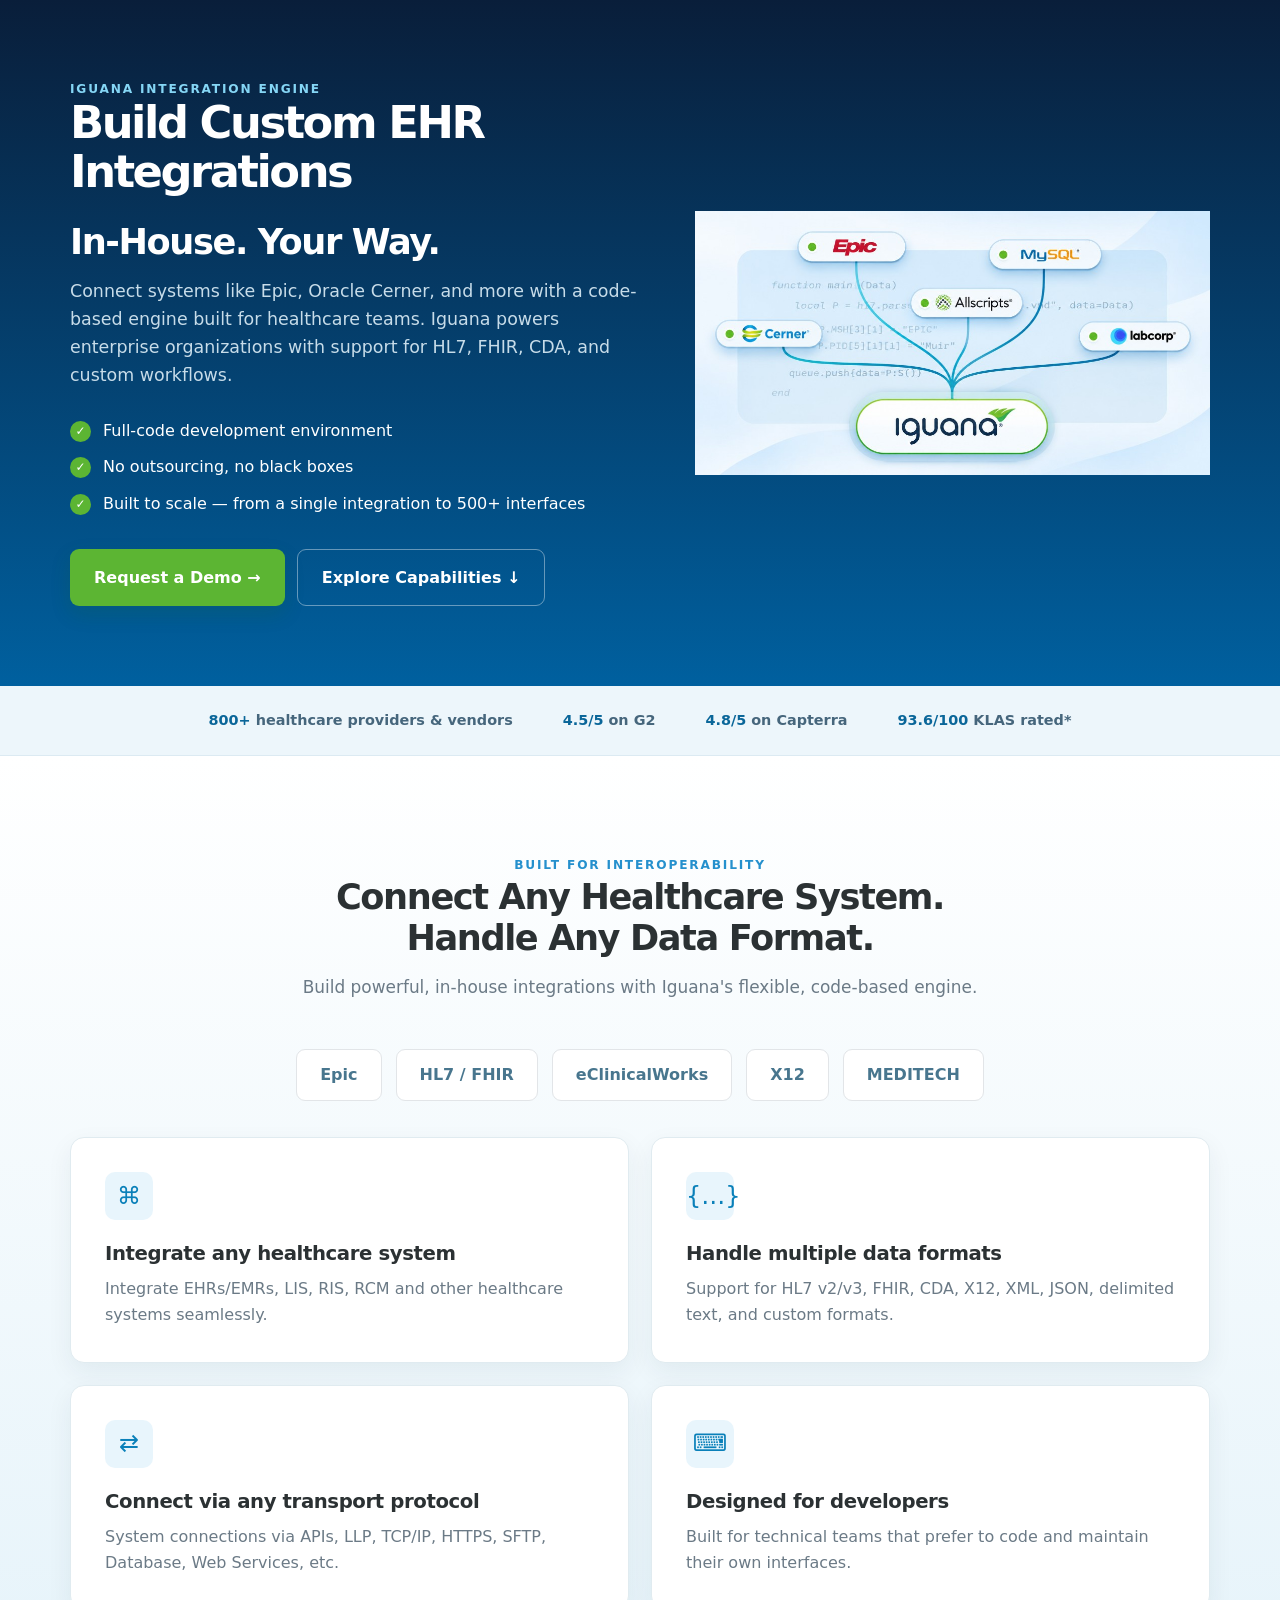
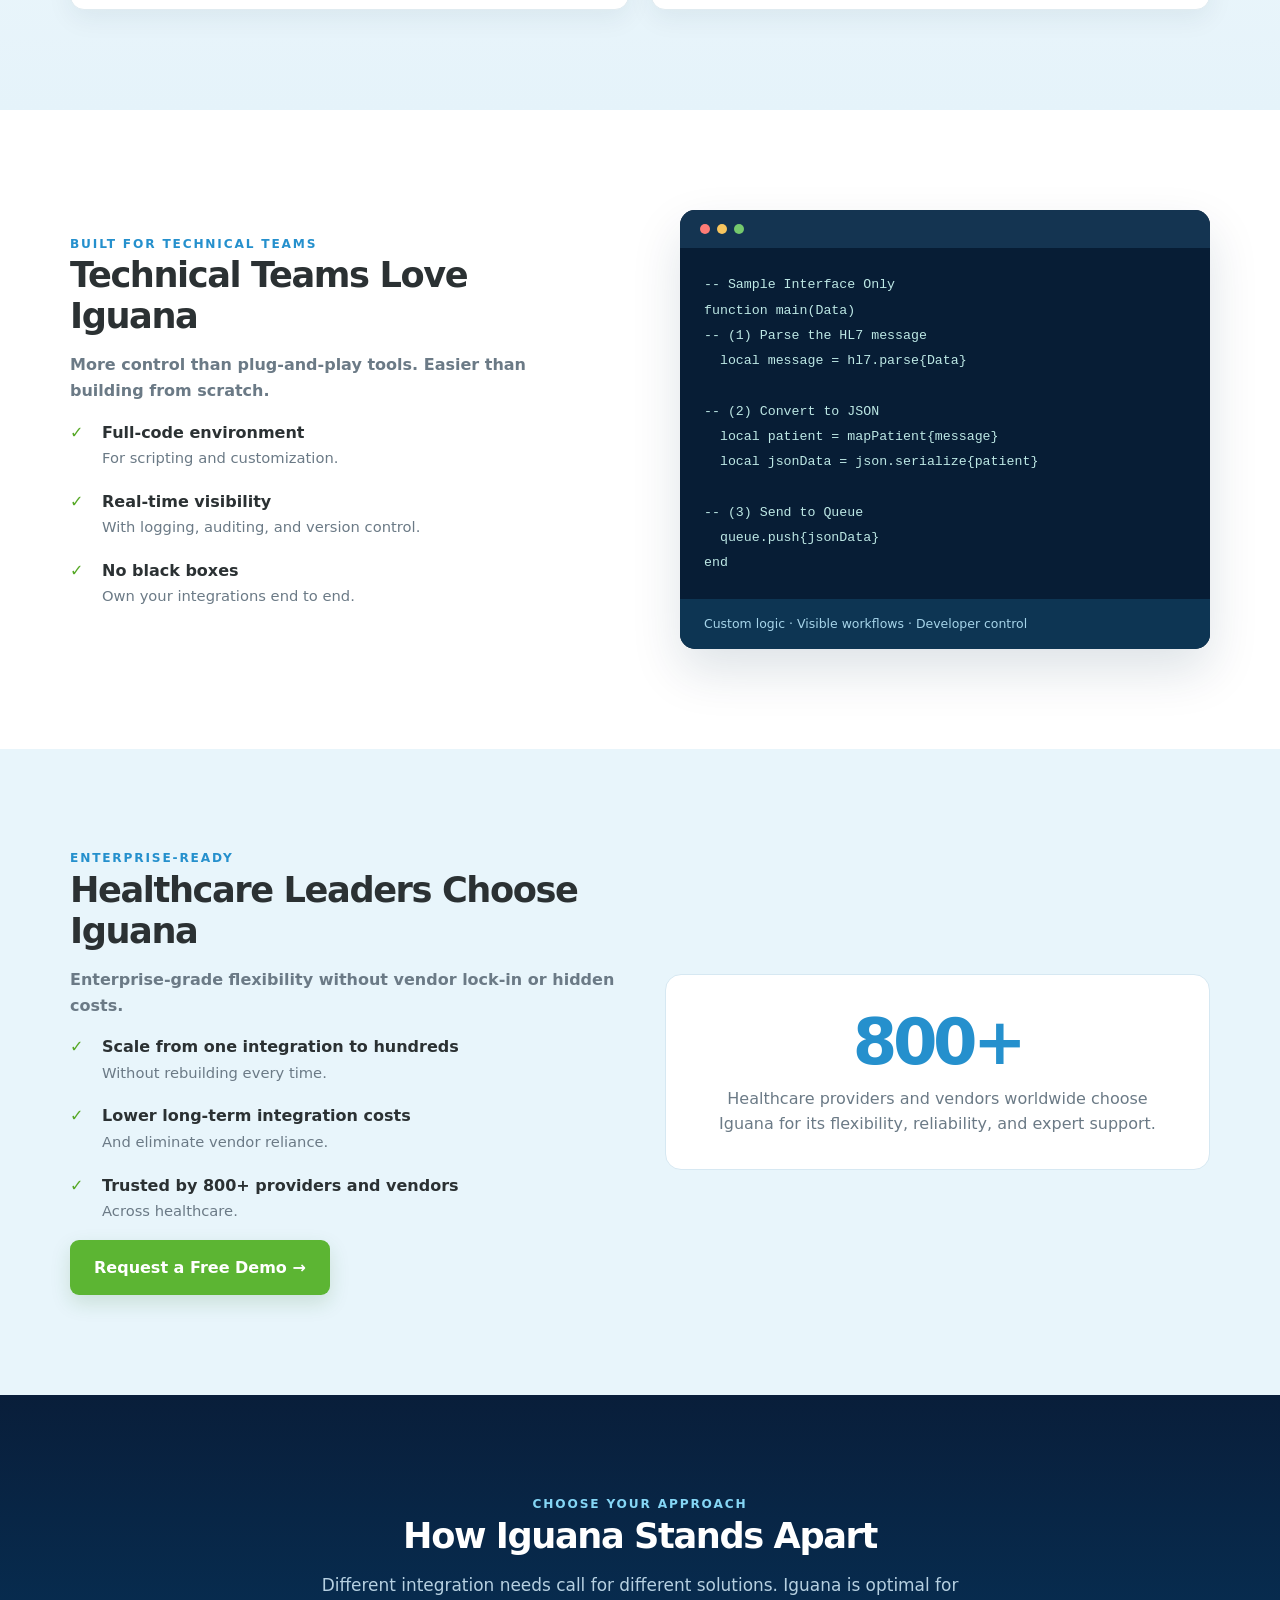
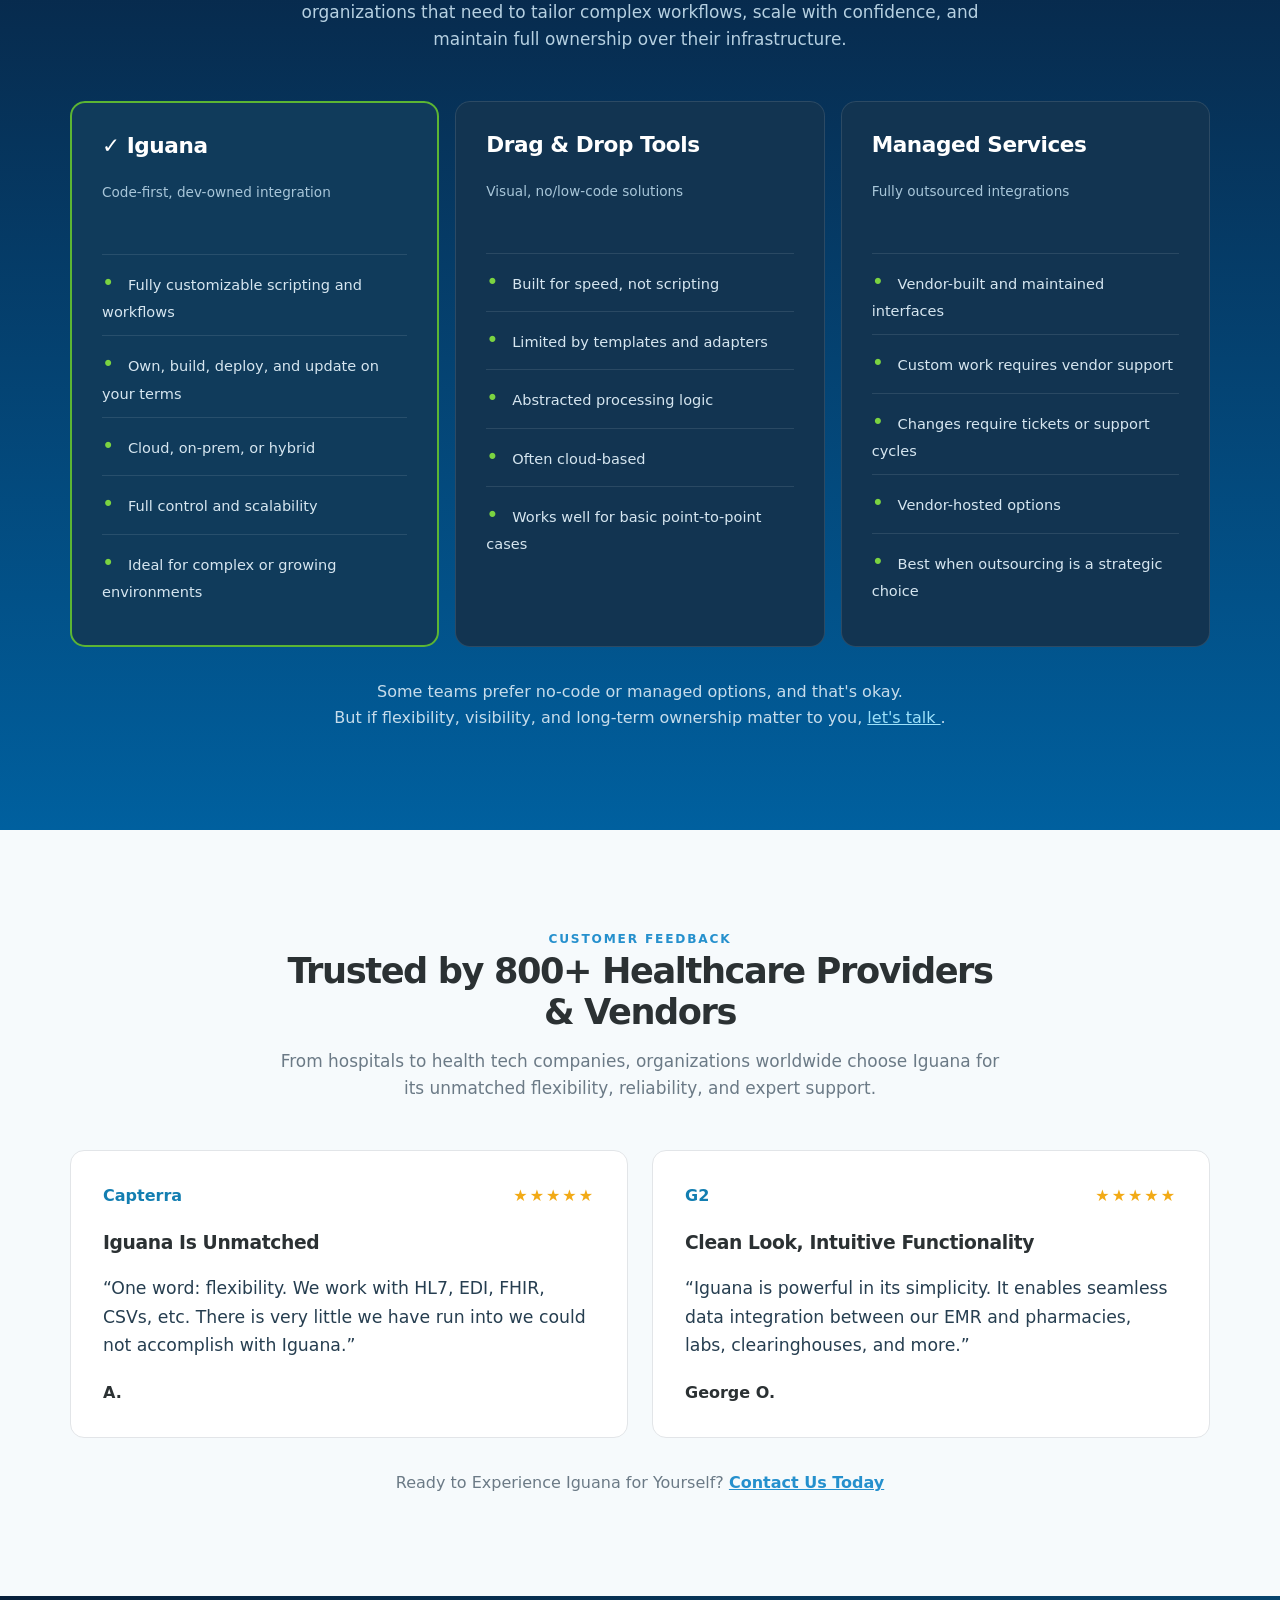
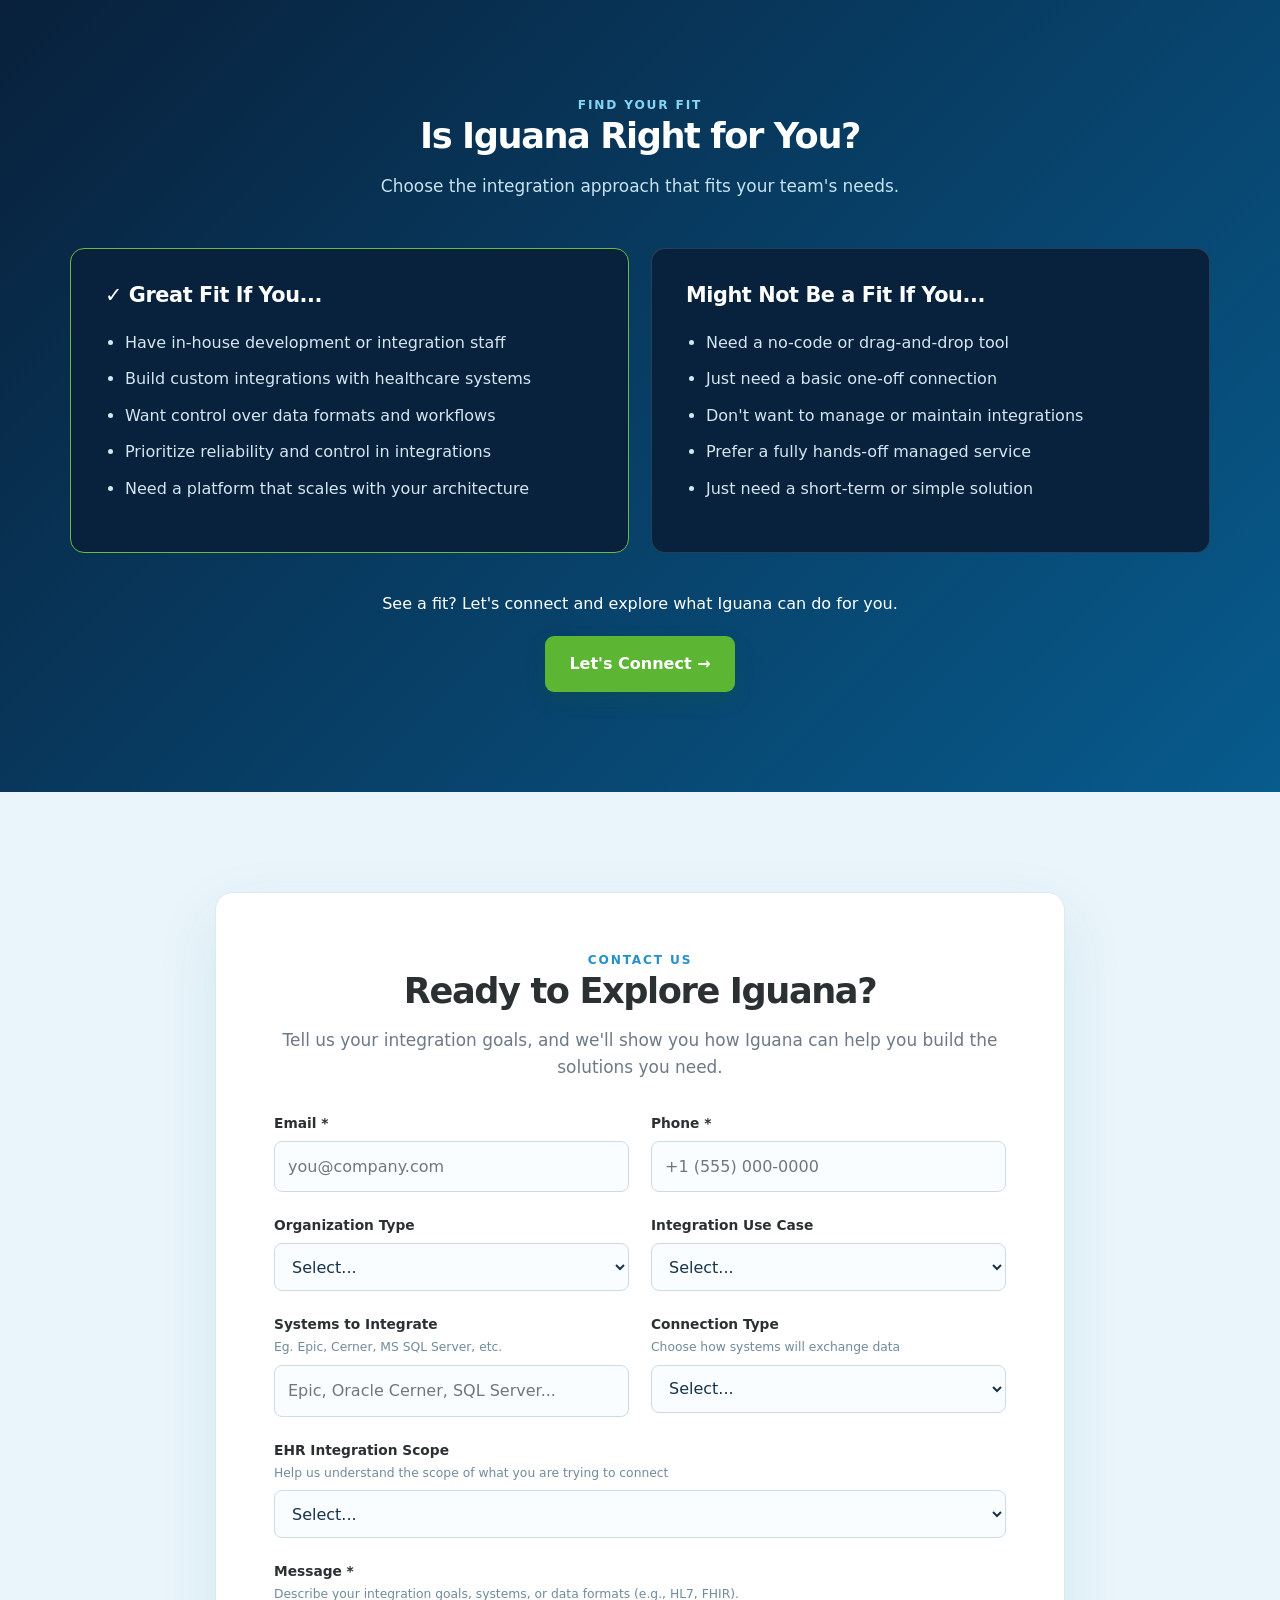
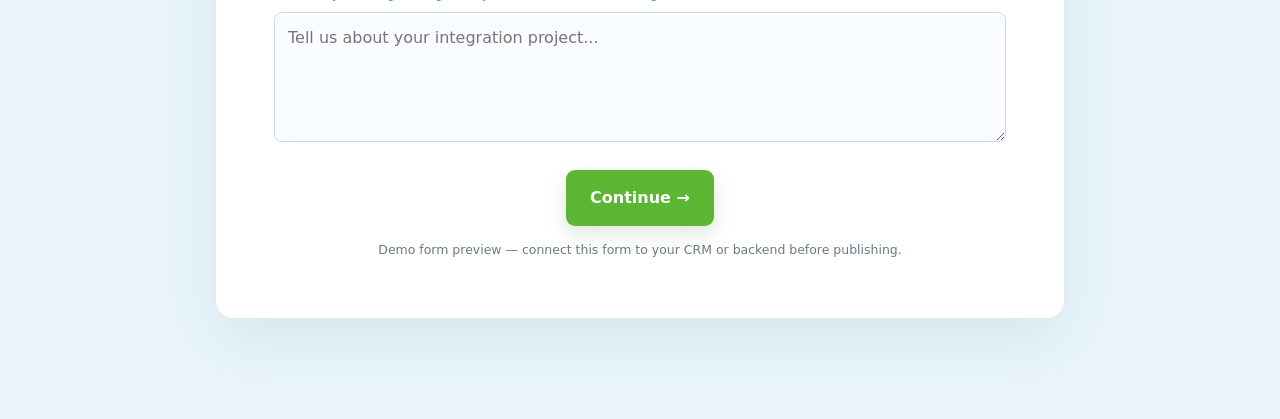
<file: iguana-ehr-integration.html>
<!DOCTYPE html>
<html lang="en">
 <head>
  <meta charset="utf-8"/>
  <meta content="width=device-width,initial-scale=1" name="viewport"/>
  <meta content="Build custom EHR integrations in-house with Iguana. Connect Epic, Oracle Cerner and more using HL7, FHIR, CDA and custom workflows." name="description"/>
  <title>
   EHR Integration Engine | Iguana by iNTERFACEWARE
  </title>
  <style>
   :root {
    --navy:#071d35;
    --navy2:#0b2b4a;
    --blue:#0876b5;
    --cyan:#4db8e7;
    --green:#62b72e;
    --ink:#142a3d;
    --muted:#567084;
    --line:#dce8ef;
    --pale:#f1f8fc;
    --white:#fff
}

* {
    box-sizing:border-box
}

html {
    scroll-behavior:smooth
}

body {
    margin:0;
    font-family:Inter,ui-sans-serif,system-ui,-apple-system,BlinkMacSystemFont,"Segoe UI",sans-serif;
    color:var(--ink);
    line-height:1.6
}

a {
    color:inherit;
    text-decoration:none
}

button,input,select,textarea {
    font:inherit
}

button {
    cursor:pointer
}

.container {
    width:min(1140px,calc(100% - 48px));
    margin:auto
}

.eyebrow {
    font-size:.76rem;
    letter-spacing:.15em;
    text-transform:uppercase;
    font-weight:800;
    color:var(--blue)
}

h1,h2,h3,p {
    margin-top:0
}

h1 {
    font-size: 2.8rem;
    line-height:1.09;
    letter-spacing:-.055em;
    margin-bottom:24px
}

h2 {
    font-size: 2.2rem;
    letter-spacing:-.04em;
    line-height:1.17;
    margin-bottom:16px
}

h3 {
    line-height:1.25;
    letter-spacing:-.02em
}

p {
    color:var(--muted)
}

.btn {
    display:inline-flex;
    align-items:center;
    justify-content:center;
    gap:12px;
    border-radius:9px;
    background:var(--green);
    color:white;
    padding:15px 24px;
    font-weight:750;
    border:0;
    box-shadow:0 8px 20px #1b640c25;
    transition:transform .2s,background .2s
}

.btn:hover {
    background:#4b9e1c;
    transform:translateY(-2px)
}

.btn.secondary {
    background:transparent;
    color:white;
    border:1px solid #ffffff65;
    box-shadow:none
}

.btn.secondary:hover {
    background:#ffffff16
}

.btn.dark {
    background:var(--navy)
}

header {
    height:78px;
    display:flex;
    align-items:center;
    background:white;
    border-bottom:1px solid #e6edf1;
    position:sticky;
    top:0;
    z-index:20
}

.nav {
    display:flex;
    align-items:center;
    justify-content:space-between;
    gap:24px
}

.logo {
    display:flex;
    align-items:center;
    gap:10px;
    font-weight:800;
    letter-spacing:.1em;
    color:#1d7eae;
    font-size:1.05rem
}

.logo-icon {
    width:31px;
    height:31px;
    border:2px solid #2185b8;
    position:relative
}

.logo-icon:before,.logo-icon:after {
    content:"";
    position:absolute;
    border:2px solid #2185b8;
    width:15px;
    height:20px;
    left:8px;
    top:-9px
}

.logo-icon:after {
    left:-9px;
    top:9px
}

.nav-links {
    display:flex;
    align-items:center;
    gap:28px;
    font-size:.88rem;
    font-weight:650
}

.nav-links a:hover {
    color:var(--blue)
}

.nav .btn {
    padding:11px 17px;
    font-size:.85rem
}

.hero {
    background:radial-gradient(circle at 82% 30%,#115d8c 0%,transparent 43%),linear-gradient(120deg,#061a31,#0a416b 85%);
    color:white;
    overflow:hidden
}

.hero .container {
    display:grid;
    grid-template-columns:1.05fr .95fr;
    align-items:center;
    gap:56px;
    min-height:620px;
    padding-top:80px;
    padding-bottom:80px
}

.hero .eyebrow {
    color:#85d6f5
}

.hero p {
    color:#c7dce9;
    font-size:1.09rem;
    max-width:580px
}

.hero h1 span {
    color:#83d0f4
}

.checks {
    list-style:none;
    padding:0;
    margin:28px 0 32px;
    display:grid;
    gap:11px
}

.checks li {
    display:flex;
    gap:12px;
    align-items:flex-start
}

.checks li:before {
    content:'✓';
    display:grid;
    place-items:center;
    flex:0 0 21px;
    height:21px;
    background:var(--green);
    border-radius:50%;
    font-size:12px;
    color:white;
    font-weight:900;
    margin-top:3px
}

.hero-actions {
    display:flex;
    flex-wrap:wrap;
    gap:12px
}

.diagram {
    background:#061a2aaf;
    border:1px solid #80d5f43d;
    border-radius:20px;
    padding:28px;
    box-shadow:0 35px 70px #00101d88;
    position:relative
}

.diagram-label {
    font-size:.69rem;
    letter-spacing:.14em;
    color:#88c7e4;
    text-transform:uppercase;
    font-weight:800;
    margin-bottom:24px
}

.systems {
    display:grid;
    grid-template-columns:repeat(3,1fr);
    gap:10px
}

.systems span {
    display:grid;
    place-items:center;
    text-align:center;
    min-height:53px;
    background:#ffffff12;
    border:1px solid #ffffff27;
    border-radius:9px;
    color:white;
    font-size:.84rem;
    font-weight:700
}

.connector {
    height:68px;
    display:flex;
    align-items:center;
    justify-content:center
}

.connector svg {
    width:75%;
    height:100%
}

.iguana-core {
    background:white;
    color:#092b42;
    border-radius:13px;
    padding:22px;
    text-align:center;
    font-size:2rem;
    font-weight:850;
    letter-spacing:-.07em
}

.iguana-core small {
    display:block;
    color:#668396;
    font-size:.68rem;
    font-weight:700;
    letter-spacing:.13em;
    text-transform:uppercase
}

.formats {
    display:flex;
    flex-wrap:wrap;
    gap:8px;
    justify-content:center;
    margin-top:22px
}

.formats span {
    font-size:.72rem;
    color:#c4e6f5;
    border:1px solid #72c3e557;
    border-radius:20px;
    padding:4px 11px
}

.trust-strip {
    background:#edf6fb;
    border-bottom:1px solid #dceaf2
}

.trust-strip .container {
    display:flex;
    align-items:center;
    justify-content:center;
    gap:50px;
    flex-wrap:wrap;
    padding:23px 0;
    color:#46667c;
    font-weight:750;
    font-size:.9rem
}

.trust-strip strong {
    color:#0a6699
}

.section {
    padding:100px 0
}

.section-head {
    text-align:center;
    max-width:740px;
    margin:0 auto 48px
}

.section-head p {
    font-size:1.06rem
}

.logo-row {
    display:flex;
    flex-wrap:wrap;
    justify-content:center;
    gap:14px;
    margin-bottom:36px
}

.logo-row span {
    background:white;
    border:1px solid var(--line);
    padding:12px 23px;
    border-radius:9px;
    font-weight:800;
    color:#48768e
}

.features {
    background:#f5fafc
}

.grid4 {
    display:grid;
    grid-template-columns:repeat(2,1fr);
    gap:22px
}

.feature-card {
    padding:34px;
    border:1px solid #e0ebf0;
    background:white;
    border-radius:14px;
    box-shadow:0 9px 26px #092d4510
}

.feature-icon {
    display:grid;
    place-items:center;
    background:#e8f5fc;
    color:#0a80b9;
    border-radius:10px;
    width:48px;
    height:48px;
    font-size:1.5rem;
    margin-bottom:22px
}

.feature-card h3 {
    font-size:1.23rem;
    margin-bottom:10px
}

.feature-card p {
    margin-bottom:0
}

.split {
    display:grid;
    grid-template-columns:1fr 1fr;
    gap:80px;
    align-items:center
}

.code-window {
    background:#071d35;
    border-radius:15px;
    overflow:hidden;
    box-shadow:0 22px 50px #0a2b4b22
}

.window-top {
    background:#143451;
    padding:14px 20px;
    display:flex;
    gap:7px
}

.dot {
    width:10px;
    height:10px;
    border-radius:50%;
    background:#ff7c76
}

.dot:nth-child(2) {
    background:#f7c55e
}

.dot:nth-child(3) {
    background:#75c96d
}

.code-window pre {
    color:#bde8e5;
    white-space:pre-wrap;
    word-break:break-word;
    font: .83rem/1.9 ui-monospace,SFMono-Regular,Consolas,monospace;
    padding:24px;
    margin:0
}

.code-window .code-note {
    background:#0d3553;
    color:#a6d4e9;
    padding:15px 24px;
    font-size:.78rem
}

.benefit-list {
    list-style:none;
    padding:0;
    display:grid;
    gap:18px
}

.benefit-list li {
    padding-left:32px;
    position:relative
}

.benefit-list li:before {
    content:'✓';
    position:absolute;
    left:0;
    color:#55a825;
    font-weight:900
}

.benefit-list strong {
    display:block
}

.benefit-list span {
    color:var(--muted);
    font-size:.92rem
}

.leader {
    background:#e8f5fb
}

.leader .split {
    gap:50px
}

.stat {
    background:white;
    border:1px solid #d6e8f2;
    border-radius:16px;
    padding:32px;
    text-align:center
}

.stat strong {
    display:block;
    color:var(--blue);
    font-size:4rem;
    line-height:1.1;
    letter-spacing:-.07em
}

.stat p {
    margin:8px 0 0
}

.comparison {
    background:var(--navy);
    color:white
}

.comparison .section-head p {
    color:#b6d0e1
}

.comparison-grid {
    display:grid;
    grid-template-columns:repeat(3,1fr);
    gap:16px;
    align-items:stretch
}

.comparison-card {
    background:#123451;
    border:1px solid #ffffff1c;
    border-radius:15px;
    padding:30px
}

.comparison-card.featured {
    border:2px solid var(--green);
    background:#103b5b
}

.comparison-card h3 {
    font-size:1.35rem;
    color:white
}

.comparison-card .sub {
    color:#a8c6d9;
    font-size:.85rem;
    min-height:50px
}

.comparison-card ul {
    list-style:none;
    padding:0;
    margin:22px 0 0
}

.comparison-card li {
    padding:12px 0;
    border-top:1px solid #ffffff1a;
    color:#d6e6f0;
    font-size:.91rem
}

.comparison-card li:before {
    content:'•';
    color:#7bd341;
    font-size:1.3rem;
    margin-right:9px
}

.comparison-note {
    text-align:center;
    color:#c6dceb;
    margin:32px 0 0
}

.testimonials {
    background:#f6fafc
}

.reviews {
    display:grid;
    grid-template-columns:1fr 1fr;
    gap:24px
}

.review {
    background:white;
    border:1px solid var(--line);
    padding:32px;
    border-radius:14px
}

.review .source {
    font-weight:800;
    color:#137eb1
}

.stars {
    color:#f2aa16;
    letter-spacing:2px
}

.review blockquote {
    font-size:1.08rem;
    line-height:1.65;
    margin:20px 0;
    color:#263e50
}

.review cite {
    font-style:normal;
    font-weight:700
}

.fit {
    background:linear-gradient(135deg,#08203b,#075b8d);
    color:white
}

.fit .section-head p {
    color:#c7e2f1
}

.fit-grid {
    display:grid;
    grid-template-columns:1fr 1fr;
    gap:22px
}

.fit-card {
    background:#08223d;
    border:1px solid #ffffff22;
    border-radius:14px;
    padding:34px
}

.fit-card.good {
    border-color:#70b93e
}

.fit-card h3 {
    font-size:1.3rem
}

.fit-card ul {
    padding-left:20px;
    color:#d4e6f0
}

.fit-card li {
    margin:11px 0
}

.fit-cta {
    text-align:center;
    margin-top:38px
}

.contact {
    background:#e9f5fb
}

.form-wrap {
    max-width:850px;
    margin:auto;
    background:white;
    border:1px solid #dcebf2;
    border-radius:18px;
    padding:clamp(24px,5vw,58px);
    box-shadow:0 22px 65px #10436416
}

.form-wrap .section-head {
    margin-bottom:30px
}

.form-grid {
    display:grid;
    grid-template-columns:1fr 1fr;
    gap:22px
}

.field {
    display:flex;
    flex-direction:column;
    gap:7px
}

.field.full {
    grid-column:1/-1
}

.field label {
    font-size:.86rem;
    font-weight:750
}

.field .hint {
    font-size:.77rem;
    color:#708b9b;
    margin-top:-4px
}

.field input,.field select,.field textarea {
    width:100%;
    border:1px solid #cbdce5;
    border-radius:8px;
    background:#fafdff;
    color:#183349;
    padding:12px 13px;
    min-height:48px;
    outline:none
}

.field textarea {
    min-height:130px;
    resize:vertical
}

.field input:focus,.field select:focus,.field textarea:focus {
    border-color:#0a83bd;
    box-shadow:0 0 0 3px #0a83bd18
}

.form-submit {
    margin-top:28px;
    display:flex;
    justify-content:center
}

.form-note {
    font-size:.78rem;
    text-align:center;
    margin:14px 0 0
}

.faq {
    background:var(--navy);
    color:white
}

.faq .section-head {
    text-align:left;
    margin-left:0
}

.faq details {
    border-bottom:1px solid #ffffff30;
    padding:21px 0
}

.faq summary {
    cursor:pointer;
    font-weight:700;
    list-style:none;
    display:flex;
    justify-content:space-between;
    gap:20px
}

.faq summary:after {
    content:'+';
    font-size:1.3rem;
    color:#74c8e8
}

.faq details[open] summary:after {
    content:'−'
}

.faq details p {
    color:#c3d9e7;
    margin:15px 0 0;
    max-width:820px
}

footer {
    background:#06172b;
    color:#a9c3d4;
    padding:55px 0 30px
}

.footer-grid {
    display:grid;
    grid-template-columns:2fr 1fr 1fr;
    gap:50px
}

.footer-grid h3 {
    color:white;
    font-size:.92rem
}

.footer-grid a {
    display:block;
    margin:8px 0;
    font-size:.88rem
}

.footer-grid a:hover {
    color:white
}

.footer-bottom {
    border-top:1px solid #ffffff21;
    margin-top:36px;
    padding-top:24px;
    font-size:.78rem
}

.mobile-toggle {
    display:none;
    background:none;
    border:0;
    font-size:1.5rem;
    color:var(--navy)
}

@media(max-width:850px) {
    .hero .container,.split {
        grid-template-columns:1fr;
        gap:38px
    }

    .hero .container {
        padding:70px 0
    }

    .diagram {
        max-width:550px
    }

    .comparison-grid {
        grid-template-columns:1fr
    }

    .comparison-card .sub {
        min-height:0
    }

    .nav-links {
        display:none;
        position:absolute;
        top:78px;
        left:0;
        right:0;
        background:white;
        padding:22px 24px;
        box-shadow:0 12px 20px #001b301c;
        flex-direction:column;
        align-items:stretch
    }

    .nav-links.open {
        display:flex
    }

    .mobile-toggle {
        display:block
    }

    .section {
        padding:75px 0
    }

    .footer-grid {
        grid-template-columns:1fr 1fr
    }

    .footer-grid>div:first-child {
        grid-column:1/-1
    }

}

@media(max-width:600px) {
    .container {
        width:min(100% - 32px,1140px)
    }

    .grid4,.reviews,.fit-grid,.form-grid {
        grid-template-columns:1fr
    }

    .field.full {
        grid-column:auto
    }

    .trust-strip .container {
        gap:15px;
        justify-content:space-around
    }

    .footer-grid {
        grid-template-columns:1fr
    }

    .footer-grid>div:first-child {
        grid-column:auto
    }

    .hero-actions .btn {
        width:100%
    }

    .diagram {
        padding:18px
    }

    .systems span {
        font-size:.69rem
    }

    .form-wrap {
        padding:24px
    }

}

@media(prefers-reduced-motion:reduce) {
    html {
        scroll-behavior:auto
    }

    .btn {
        transition:none
    }

}
  

/* ==========================================================
   iNTERFACEWARE brand alignment — source theme references
   ========================================================== */
:root {
  --navy: #091e3a;
  --navy2: #0b2b4a;
  --blue: #2590cd;
  --cyan: #b3ddf5;
  --green: #5cb533;
  --ink: #2b3133;
  --muted: #6b7a86;
  --line: #e2e5e8;
  --pale: #f2f9fc;
  --white: #ffffff;
}

/* Consistent branded type, readable at mobile breakpoints. */
body {
  font-family: Inter, ui-sans-serif, system-ui, -apple-system, BlinkMacSystemFont,
    "Segoe UI", sans-serif;
}

.brand-logo {
  display: block;
  width: min(210px, 46vw);
  height: auto;
}

.hero {
  background: linear-gradient(180deg, #091e3a 0%, #00609f 100%);
}

.hero-visual {
  display: flex;
  flex-direction: column;
  justify-content: center;
  align-items: center;
  gap: 1.75rem;
  min-width: 0;
}

.hero-illustration {
  width: 100%;
  max-width: 550px;
  height: auto;
}

.hero-ratings {
  width: 100%;
  max-width: 490px;
  height: auto;
}

.btn:not(.secondary) {
  background: #5cb533;
  color: #ffffff;
}

.btn:not(.secondary):hover {
  background: #4aa527;
}

.features {
  background: linear-gradient(180deg, #ffffff 0%, #e5f3fa 100%);
}

.comparison {
  background: linear-gradient(180deg, #091e3a 0%, #00609f 100%);
}

/* Respect the original layout intent while avoiding the PDF's compression. */
.section {
  scroll-margin-top: 90px;
}

@media (max-width: 768px) {
  .hero-visual {
    margin-top: 1.5rem;
  }

  .hero-illustration {
    max-width: 460px;
  }
}
  </style>
 </head>
 <body>
  <main id="top">
   <section class="hero">
    <div class="container">
     <div>
      <div class="eyebrow">
       Iguana integration engine
      </div>
      <h1>
       Build Custom EHR Integrations
      </h1>
      <h2><span>
        In-House. Your Way.
       </span></h2>
      <p>
       Connect systems like Epic, Oracle Cerner, and more with a code-based engine built for healthcare teams. Iguana powers enterprise organizations with support for HL7, FHIR, CDA, and custom workflows.
      </p>
      <ul class="checks">
       <li>
        Full-code development environment
       </li>
       <li>
        No outsourcing, no black boxes
       </li>
       <li>
        Built to scale &mdash; from a single integration to 500+ interfaces
       </li>
      </ul>
      <div class="hero-actions">
       <a class="btn" href="#contact">
        Request a Demo &rarr;
       </a>
       <a class="btn secondary" href="#capabilities">
        Explore Capabilities &darr;
       </a>
      </div>
     </div>
     <div class="hero-visual">
      <img alt="Infographic showing Iguana integrating with Epic, Cerner, Allscripts, Labcorp, and MySQL" class="hero-illustration" src="img/iguana-ehr-integration-hero.jpg"/>
     </div>
    </div>
   </section>
   <div class="trust-strip">
    <div class="container">
     <span>
      <strong>
       800+
      </strong>
      healthcare providers &amp; vendors
     </span>
     <span>
      <strong>
       4.5/5
      </strong>
      on G2
     </span>
     <span>
      <strong>
       4.8/5
      </strong>
      on Capterra
     </span>
     <span>
      <strong>
       93.6/100
      </strong>
      KLAS rated*
     </span>
    </div>
   </div>
   <section class="section features" id="capabilities">
    <div class="container">
     <div class="section-head">
      <div class="eyebrow">
       Built for interoperability
      </div>
      <h2>
       Connect Any Healthcare System.
       <br/>
       Handle Any Data Format.
      </h2>
      <p>
       Build powerful, in-house integrations with Iguana's flexible, code-based engine.
      </p>
     </div>
     <div aria-label="Examples of supported systems and standards" class="logo-row">
      <span>
       Epic
      </span>
      <span>
       HL7 / FHIR
      </span>
      <span>
       eClinicalWorks
      </span>
      <span>
       X12
      </span>
      <span>
       MEDITECH
      </span>
     </div>
     <div class="grid4">
      <article class="feature-card">
       <div class="feature-icon">
        ⌘
       </div>
       <h3>
        Integrate any healthcare system
       </h3>
       <p>
        Integrate EHRs/EMRs, LIS, RIS, RCM and other healthcare systems seamlessly.
       </p>
      </article>
      <article class="feature-card">
       <div class="feature-icon">
        {&hellip;}
       </div>
       <h3>
        Handle multiple data formats
       </h3>
       <p>
        Support for HL7 v2/v3, FHIR, CDA, X12, XML, JSON, delimited text, and custom formats.
       </p>
      </article>
      <article class="feature-card">
       <div class="feature-icon">
        &rlarr;
       </div>
       <h3>
        Connect via any transport protocol
       </h3>
       <p>
        System connections via APIs, LLP, TCP/IP, HTTPS, SFTP, Database, Web Services, etc.
       </p>
      </article>
      <article class="feature-card">
       <div class="feature-icon">
        ⌨
       </div>
       <h3>
        Designed for developers
       </h3>
       <p>
        Built for technical teams that prefer to code and maintain their own interfaces.
       </p>
      </article>
     </div>
    </div>
   </section>
   <section class="section" id="why-iguana">
    <div class="container split">
     <div>
      <div class="eyebrow">
       Built for technical teams
      </div>
      <h2>
       Technical Teams Love Iguana
      </h2>
      <p>
       <strong>
        More control than plug-and-play tools. Easier than building from scratch.
       </strong>
      </p>
      <ul class="benefit-list">
       <li>
        <strong>
         Full-code environment
        </strong>
        <span>
         For scripting and customization.
        </span>
       </li>
       <li>
        <strong>
         Real-time visibility
        </strong>
        <span>
         With logging, auditing, and version control.
        </span>
       </li>
       <li>
        <strong>
         No black boxes
        </strong>
        <span>
         Own your integrations end to end.
        </span>
       </li>
      </ul>
     </div>
     <div class="code-window">
      <div class="window-top">
       <span class="dot">
       </span>
       <span class="dot">
       </span>
       <span class="dot">
       </span>
      </div>
      <pre><code>-- Sample Interface Only
function main(Data)
-- (1) Parse the HL7 message
  local message = hl7.parse{Data}

-- (2) Convert to JSON
  local patient = mapPatient{message}
  local jsonData = json.serialize{patient}

-- (3) Send to Queue
  queue.push{jsonData}
end</code></pre>
      <div class="code-note">
       Custom logic &middot; Visible workflows &middot; Developer control
      </div>
     </div>
    </div>
   </section>
   <section class="section leader">
    <div class="container split">
     <div>
      <div class="eyebrow">
       Enterprise-ready
      </div>
      <h2>
       Healthcare Leaders Choose Iguana
      </h2>
      <p>
       <strong>
        Enterprise-grade flexibility without vendor lock-in or hidden costs.
       </strong>
      </p>
      <ul class="benefit-list">
       <li>
        <strong>
         Scale from one integration to hundreds
        </strong>
        <span>
         Without rebuilding every time.
        </span>
       </li>
       <li>
        <strong>
         Lower long-term integration costs
        </strong>
        <span>
         And eliminate vendor reliance.
        </span>
       </li>
       <li>
        <strong>
         Trusted by 800+ providers and vendors
        </strong>
        <span>
         Across healthcare.
        </span>
       </li>
      </ul>
      <a class="btn" href="#contact">
       Request a Free Demo &rarr;
      </a>
     </div>
     <div class="stat">
      <strong>
       800+
      </strong>
      <p>
       Healthcare providers and vendors worldwide choose Iguana for its flexibility, reliability, and expert support.
      </p>
     </div>
    </div>
   </section>
   <section class="section comparison" id="comparison">
    <div class="container">
     <div class="section-head">
      <div class="eyebrow" style="color:#85d6f5">
       Choose your approach
      </div>
      <h2>
       How Iguana Stands Apart
      </h2>
      <p>
       Different integration needs call for different solutions. Iguana is optimal for organizations that need to tailor complex workflows, scale with confidence, and maintain full ownership over their infrastructure.
      </p>
     </div>
     <div class="comparison-grid">
      <article class="comparison-card featured">
       <h3>
        &checkmark; Iguana
       </h3>
       <div class="sub">
        Code-first, dev-owned integration
       </div>
       <ul>
        <li>
         Fully customizable scripting and workflows
        </li>
        <li>
         Own, build, deploy, and update on your terms
        </li>
        <li>
         Cloud, on-prem, or hybrid
        </li>
        <li>
         Full control and scalability
        </li>
        <li>
         Ideal for complex or growing environments
        </li>
       </ul>
      </article>
      <article class="comparison-card">
       <h3>
        Drag &amp; Drop Tools
       </h3>
       <div class="sub">
        Visual, no/low-code solutions
       </div>
       <ul>
        <li>
         Built for speed, not scripting
        </li>
        <li>
         Limited by templates and adapters
        </li>
        <li>
         Abstracted processing logic
        </li>
        <li>
         Often cloud-based
        </li>
        <li>
         Works well for basic point-to-point cases
        </li>
       </ul>
      </article>
      <article class="comparison-card">
       <h3>
        Managed Services
       </h3>
       <div class="sub">
        Fully outsourced integrations
       </div>
       <ul>
        <li>
         Vendor-built and maintained interfaces
        </li>
        <li>
         Custom work requires vendor support
        </li>
        <li>
         Changes require tickets or support cycles
        </li>
        <li>
         Vendor-hosted options
        </li>
        <li>
         Best when outsourcing is a strategic choice
        </li>
       </ul>
      </article>
     </div>
     <p class="comparison-note">
      Some teams prefer no-code or managed options, and that's okay.
      <br/>
      But if flexibility, visibility, and long-term ownership matter to you,
      <a href="#contact" style="color:#9de1fa;text-decoration:underline">
       let's talk
      </a>
      .
     </p>
    </div>
   </section>
   <section class="section testimonials">
    <div class="container">
     <div class="section-head">
      <div class="eyebrow">
       Customer feedback
      </div>
      <h2>
       Trusted by 800+ Healthcare Providers &amp; Vendors
      </h2>
      <p>
       From hospitals to health tech companies, organizations worldwide choose Iguana for its unmatched flexibility, reliability, and expert support.
      </p>
     </div>
     <div class="reviews">
      <article class="review">
       <div class="source">
        Capterra
        <span class="stars" style="float:right">
         &starf;&starf;&starf;&starf;&starf;
        </span>
       </div>
       <h3 style="margin-top:22px">
        Iguana Is Unmatched
       </h3>
       <blockquote>
        &ldquo;One word: flexibility. We work with HL7, EDI, FHIR, CSVs, etc. There is very little we have run into we could not accomplish with Iguana.&rdquo;
       </blockquote>
       <cite>
        A.
       </cite>
      </article>
      <article class="review">
       <div class="source">
        G2
        <span class="stars" style="float:right">
         &starf;&starf;&starf;&starf;&starf;
        </span>
       </div>
       <h3 style="margin-top:22px">
        Clean Look, Intuitive Functionality
       </h3>
       <blockquote>
        &ldquo;Iguana is powerful in its simplicity. It enables seamless data integration between our EMR and pharmacies, labs, clearinghouses, and more.&rdquo;
       </blockquote>
       <cite>
        George O.
       </cite>
      </article>
     </div>
     <p style="text-align:center;margin:32px 0 0">
      Ready to Experience Iguana for Yourself?
      <a href="#contact" style="color:var(--blue);font-weight:800;text-decoration:underline">
       Contact Us Today
      </a>
     </p>
    </div>
   </section>
   <section class="section fit">
    <div class="container">
     <div class="section-head">
      <div class="eyebrow" style="color:#85d6f5">
       Find your fit
      </div>
      <h2>
       Is Iguana Right for You?
      </h2>
      <p>
       Choose the integration approach that fits your team's needs.
      </p>
     </div>
     <div class="fit-grid">
      <div class="fit-card good">
       <h3>
        &checkmark; Great Fit If You...
       </h3>
       <ul>
        <li>
         Have in-house development or integration staff
        </li>
        <li>
         Build custom integrations with healthcare systems
        </li>
        <li>
         Want control over data formats and workflows
        </li>
        <li>
         Prioritize reliability and control in integrations
        </li>
        <li>
         Need a platform that scales with your architecture
        </li>
       </ul>
      </div>
      <div class="fit-card">
       <h3>
        Might Not Be a Fit If You...
       </h3>
       <ul>
        <li>
         Need a no-code or drag-and-drop tool
        </li>
        <li>
         Just need a basic one-off connection
        </li>
        <li>
         Don't want to manage or maintain integrations
        </li>
        <li>
         Prefer a fully hands-off managed service
        </li>
        <li>
         Just need a short-term or simple solution
        </li>
       </ul>
      </div>
     </div>
     <div class="fit-cta">
      See a fit? Let's connect and explore what Iguana can do for you.
      <div style="margin-top:20px">
       <a class="btn" href="#contact">
        Let's Connect &rarr;
       </a>
      </div>
     </div>
    </div>
   </section>
   <section class="section contact" id="contact">
    <div class="container">
     <div class="form-wrap">
      <div class="section-head">
       <div class="eyebrow">
        Contact us
       </div>
       <h2>
        Ready to Explore Iguana?
       </h2>
       <p>
        Tell us your integration goals, and we'll show you how Iguana can help you build the solutions you need.
       </p>
      </div>
      <form id="demo-form">
       <div class="form-grid">
        <div class="field">
         <label for="email">
          Email *
         </label>
         <input autocomplete="email" id="email" name="email" placeholder="you@company.com" required="" type="email"/>
        </div>
        <div class="field">
         <label for="phone">
          Phone *
         </label>
         <input autocomplete="tel" id="phone" name="phone" placeholder="+1 (555) 000-0000" required="" type="tel"/>
        </div>
        <div class="field">
         <label for="organization">
          Organization Type
         </label>
         <select id="organization" name="organization">
          <option value="">
           Select...
          </option>
          <option>
           Healthcare provider
          </option>
          <option>
           Healthcare technology vendor
          </option>
          <option>
           Integration / IT services
          </option>
          <option>
           Other
          </option>
         </select>
        </div>
        <div class="field">
         <label for="usecase">
          Integration Use Case
         </label>
         <select id="usecase" name="usecase">
          <option value="">
           Select...
          </option>
          <option>
           EHR / EMR integration
          </option>
          <option>
           Data exchange / interoperability
          </option>
          <option>
           Migration / modernization
          </option>
          <option>
           Other
          </option>
         </select>
        </div>
        <div class="field">
         <label for="systems">
          Systems to Integrate
         </label>
         <span class="hint">
          Eg. Epic, Cerner, MS SQL Server, etc.
         </span>
         <input id="systems" name="systems" placeholder="Epic, Oracle Cerner, SQL Server..."/>
        </div>
        <div class="field">
         <label for="connection">
          Connection Type
         </label>
         <span class="hint">
          Choose how systems will exchange data
         </span>
         <select id="connection" name="connection">
          <option value="">
           Select...
          </option>
          <option>
           API / HTTPS
          </option>
          <option>
           HL7 / LLP / TCP/IP
          </option>
          <option>
           SFTP / file transfer
          </option>
          <option>
           Database
          </option>
          <option>
           Multiple / unsure
          </option>
         </select>
        </div>
        <div class="field full">
         <label for="scope">
          EHR Integration Scope
         </label>
         <span class="hint">
          Help us understand the scope of what you are trying to connect
         </span>
         <select id="scope" name="scope">
          <option value="">
           Select...
          </option>
          <option>
           Single interface
          </option>
          <option>
           Several interfaces
          </option>
          <option>
           Enterprise-wide integration program
          </option>
          <option>
           Exploring options
          </option>
         </select>
        </div>
        <div class="field full">
         <label for="message">
          Message *
         </label>
         <span class="hint">
          Describe your integration goals, systems, or data formats (e.g., HL7, FHIR).
         </span>
         <textarea id="message" name="message" placeholder="Tell us about your integration project..." required=""></textarea>
        </div>
       </div>
       <div class="form-submit">
        <button class="btn" type="submit">
         Continue &rarr;
        </button>
       </div>
       <p class="form-note" id="form-status" role="status">
        Demo form preview &mdash; connect this form to your CRM or backend before publishing.
       </p>
      </form>
     </div>
    </div>
   </section>
  </main>
  <script>
   const menuToggle = document.querySelector('.mobile-toggle');
const navigation = document.querySelector('.nav-links');

menuToggle.addEventListener('click', () => {
    const isOpen = navigation.classList.toggle('open');
    menuToggle.setAttribute('aria-expanded', String(isOpen));
});

navigation.querySelectorAll('a').forEach((link) => {
    link.addEventListener('click', () => {
        navigation.classList.remove('open');
        menuToggle.setAttribute('aria-expanded', 'false');
    });
});

document.querySelector('#demo-form').addEventListener('submit', (event) => {
    event.preventDefault();
    document.querySelector('#form-status').textContent =
        'This is a functional front-end preview. Form submissions are not sent anywhere until a CRM or backend is connected.';
});
  </script>
 </body>
</html>
</file>
